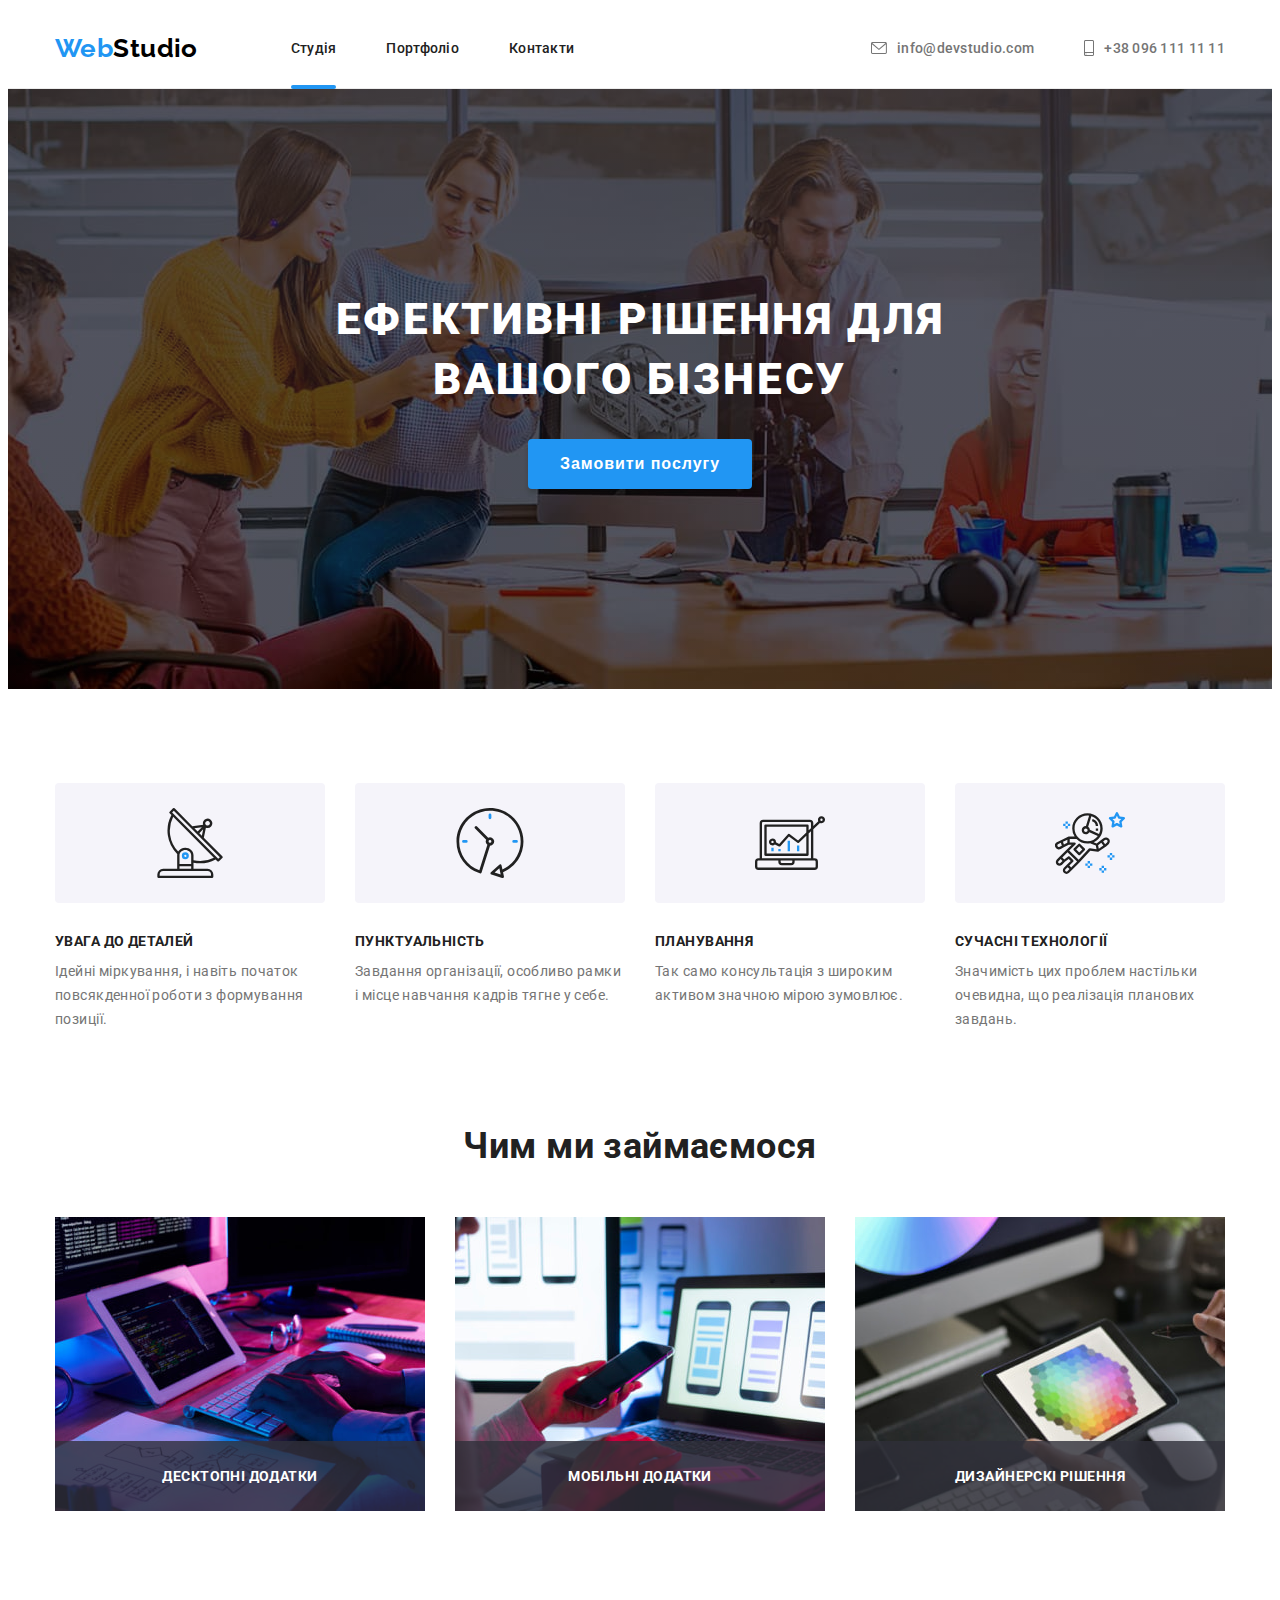
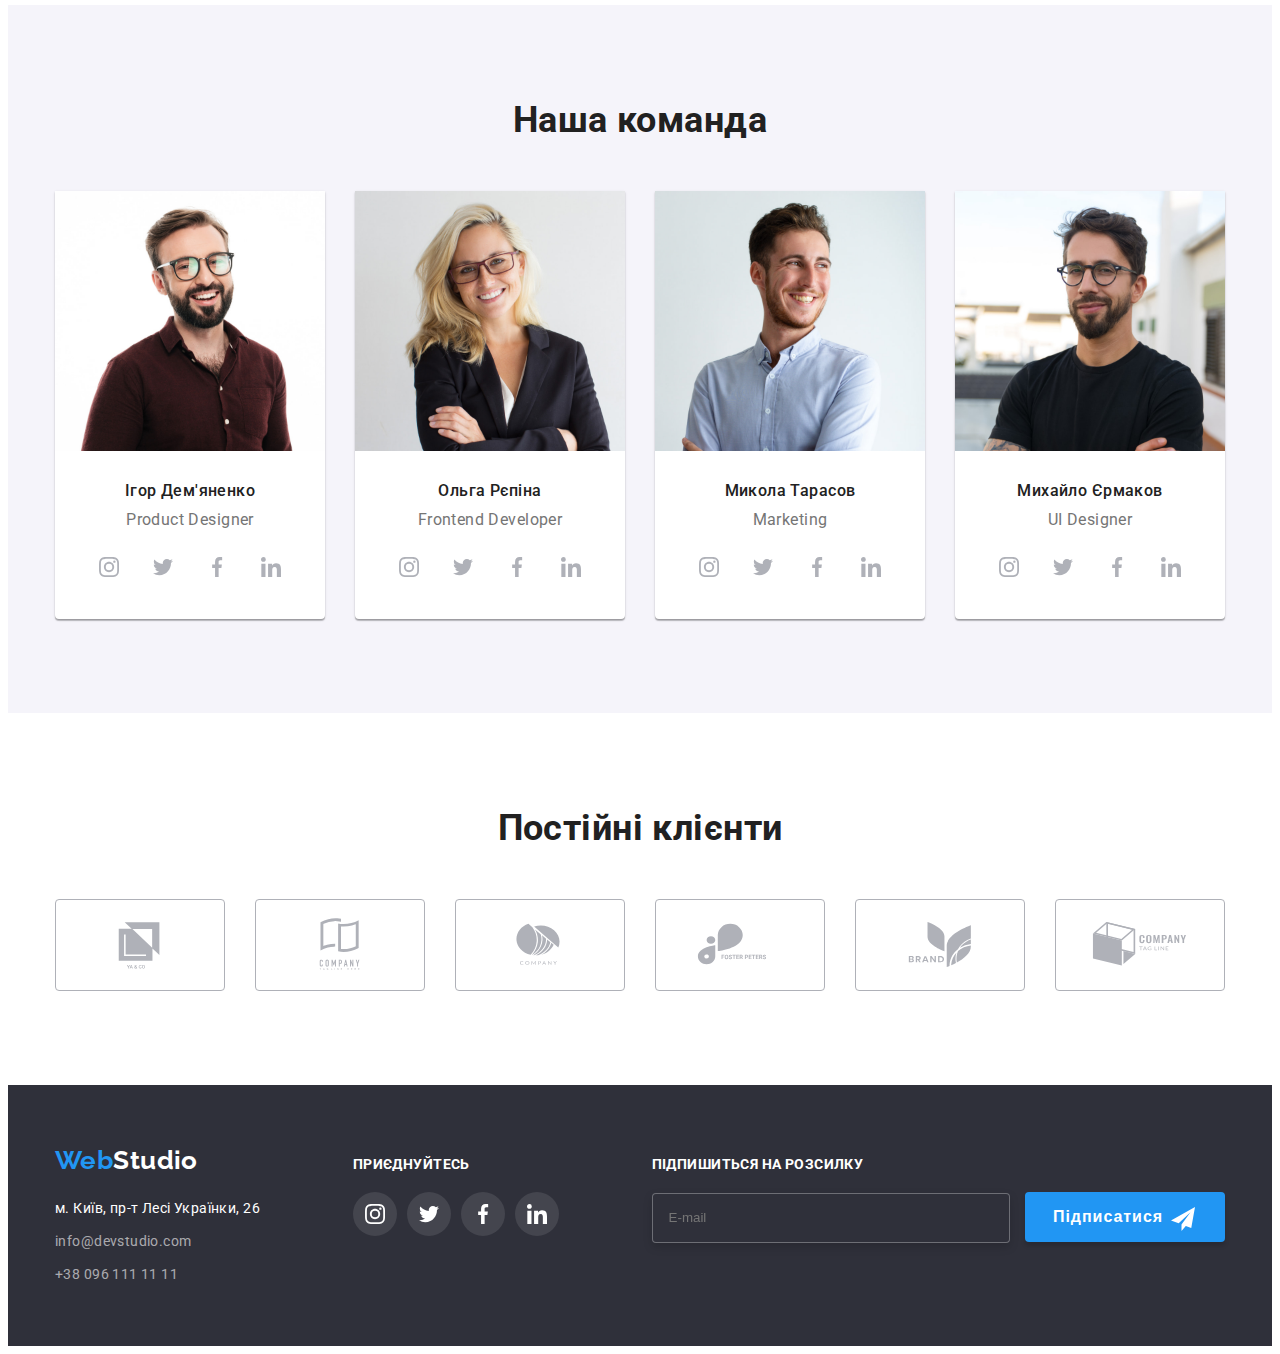
<file: index.html>
<!DOCTYPE html>
<html lang="uk-UA">
  <head>
    <meta charset="UTF-8" />
    <meta http-equiv="X-UA-Compatible" content="IE=edge" />
    <meta name="viewport" content="width-device-width, initial-scale=1.0" />
    <title>WebStudio</title>

    <!-- Favicon -->

    <link rel="apple-touch-icon" sizes="180x180" href="./favicon/apple-touch-icon.png" />
    <link rel="icon" type="image/png" sizes="32x32" href="./favicon/favicon-32x32.png" />
    <link rel="icon" type="image/png" sizes="16x16" href="./favicon/favicon-16x16.png" />
    <link rel="manifest" href="./favicon/site.webmanifest" />
    <meta name="msapplication-TileColor" content="#da532c" />
    <meta name="theme-color" content="#ffffff" />

    <!-- Fonts -->
    <link rel="preconnect" href="https://fonts.googleapis.com" />
    <link rel="preconnect" href="https://fonts.gstatic.com" crossorigin />
    <link
      href="https://fonts.googleapis.com/css2?family=Raleway:wght@700&family=Roboto:wght@400;500;700;900&display=swap"
      rel="stylesheet"
    />
    <!-- Styles -->

    <link
      rel="stylesheet"
      href="https://cdnjs.cloudflare.com/ajax/libs/modern-normalize/1.1.0/modern-normalize.min.css"
      integrity="sha512-wpPYUAdjBVSE4KJnH1VR1HeZfpl1ub8YT/NKx4PuQ5NmX2tKuGu6U/JRp5y+Y8XG2tV+wKQpNHVUX03MfMFn9Q=="
      crossorigin="anonymous"
      referrerpolicy="no-referrer"
    />

    <link rel="stylesheet" href="./css/styles.css" />
  </head>

  <body class="page">
    <!-- Header -->

    <header class="header">
      <div class="container header-container">
        <a class="logo link logo-up" href="./index.html"
          ><span class="accent">Web</span><span class="dark">Studio</span>
        </a>
        <nav class="main-nav">
          <ul class="nav-list list">
            <li class="nav-item">
              <div class="nav-box">
                <a class="nav-link link current" href="./index.html">Студія</a>
                <div class="nav-box-line"></div>
              </div>
            </li>
            <li class="nav-item"><a class="nav-link link" href="./portfolio.html">Портфоліо</a></li>
            <li class="nav-item"><a class="nav-link link" href="">Контакти</a></li>
          </ul>
        </nav>
        <div class="header-group">
          <ul class="cnt-list list">
            <li class="cnt-item">
              <a class="cnt-link link" href="mailto:info@devstudio.com">
                <svg class="cnt-icon" width="16" height="12">
                  <use href="./images/icons.svg#mail"></use>
                </svg>
                info@devstudio.com
              </a>
            </li>
            <li class="cnt-item">
              <a class="cnt-link link" href="tel:+380961111111">
                <svg class="cnt-icon" width="10" height="16">
                  <use href="./images/icons.svg#phone"></use>
                </svg>
                +38 096 111 11 11
              </a>
            </li>
          </ul>
        </div>
      </div>
    </header>

    <main>
      <!-- Hero -->

      <section class="section hero">
        <div class="container">
          <h1 class="hero-title">Ефективні рішення для вашого бізнесу</h1>
          <button data-modal-open class="hero-btn" type="button">Замовити послугу</button>
        </div>
      </section>

      <!-- Peculiarities -->

      <section class="section">
        <div class="container">
          <h2 class="visually-hidden">Особливості</h2>
          <ul class="pecul-list list">
            <li class="pecul-item">
              <div class="icon">
                <svg class="pecul-icon" width="70" height="70">
                  <use href="./images/icons.svg#antenna"></use>
                </svg>
              </div>
              <h3 class="pecul-title">УВАГА ДО ДЕТАЛЕЙ</h3>
              <p class="pecul-subtitle">
                Ідейні міркування, і навіть початок повсякденної роботи з формування позиції.
              </p>
            </li>
            <li class="pecul-item">
              <div class="icon">
                <svg class="pecul-icon" width="70" height="70">
                  <use href="./images/icons.svg#clock"></use>
                </svg>
              </div>
              <h3 class="pecul-title">ПУНКТУАЛЬНІСТЬ</h3>
              <p class="pecul-subtitle">
                Завдання організації, особливо рамки і місце навчання кадрів тягне у себе.
              </p>
            </li>
            <li class="pecul-item">
              <div class="icon">
                <svg class="pecul-icon" width="70" height="70">
                  <use href="./images/icons.svg#diagram"></use>
                </svg>
              </div>
              <h3 class="pecul-title">ПЛАНУВАННЯ</h3>
              <p class="pecul-subtitle">
                Так само консультація з широким активом значною мірою зумовлює.
              </p>
            </li>
            <li class="pecul-item">
              <div class="icon">
                <svg class="pecul-icon" width="70" height="70">
                  <use href="./images/icons.svg#astronaut"></use>
                </svg>
              </div>
              <h3 class="pecul-title">СУЧАСНІ ТЕХНОЛОГІЇ</h3>
              <p class="pecul-subtitle">
                Значимість цих проблем настільки очевидна, що реалізація планових завдань.
              </p>
            </li>
          </ul>
        </div>
      </section>

      <!-- About -->

      <section class="section about">
        <div class="container">
          <h2 class="about-title">Чим ми займаємося</h2>
          <ul class="about-list list">
            <li class="about-item">
              <div class="about-thumb">
                <img
                  class="about-img"
                  src="./images/img1.jpg"
                  alt="box 1"
                  width="370"
                  height="294"
                />
                <div class="about-overlay">
                  <h3 class="about-overlay-title">ДЕСКТОПНІ ДОДАТКИ</h3>
                </div>
              </div>
            </li>
            <li class="about-item">
              <div class="about-thumb">
                <img
                  class="about-img"
                  src="./images/img2.jpg"
                  alt="box 2"
                  width="370"
                  height="294"
                />
                <div class="about-overlay">
                  <h3 class="about-overlay-title">МОБІЛЬНІ ДОДАТКИ</h3>
                </div>
              </div>
            </li>
            <li class="about-item">
              <div class="about-thumb">
                <img
                  class="about-img"
                  src="./images/img3.jpg"
                  alt="box 2"
                  width="370"
                  height="294"
                />
                <div class="about-overlay">
                  <h3 class="about-overlay-title">ДИЗАЙНЕРСКІ РІШЕННЯ</h3>
                </div>
              </div>
            </li>
          </ul>
        </div>
      </section>

      <!-- Team -->

      <section class="section team">
        <div class="container">
          <h2 class="team-main-title">Наша команда</h2>
          <ul class="team-list list">
            <li class="team-item">
              <img
                class="team-img"
                src="./images/img-1.jpg"
                alt="Designer"
                width="270"
                height="260"
              />
              <div class="team-text">
                <h3 class="team-title">Ігор Дем'яненко</h3>
                <p class="team-subtitle">Product Designer</p>
                <ul class="socials list">
                  <li class="socials-item">
                    <a
                      class="socials-link link"
                      href="https://instagram.com"
                      target="_blank"
                      rel="noopener noreferrer"
                      aria-label="Instagram"
                    >
                      <svg class="socials-icon" width="20" height="20">
                        <use href="./images/icons.svg#instagram"></use>
                      </svg>
                    </a>
                  </li>
                  <li class="socials-item">
                    <a
                      class="socials-link link"
                      href="https://twitter.com"
                      target="_blank"
                      rel="noopener noreferrer"
                      aria-label="Twitter"
                    >
                      <svg class="socials-icon" width="20" height="20">
                        <use href="./images/icons.svg#twitter"></use>
                      </svg>
                    </a>
                  </li>
                  <li class="socials-item">
                    <a
                      class="socials-link link"
                      href="https://facebook.com"
                      target="_blank"
                      rel="noopener noreferrer"
                      aria-label="Facebook"
                    >
                      <svg class="socials-icon" width="20" height="20">
                        <use href="./images/icons.svg#facebook"></use>
                      </svg>
                    </a>
                  </li>
                  <li class="socials-item">
                    <a
                      class="socials-link link"
                      href="https://linkedin.com"
                      target="_blank"
                      rel="noopener noreferrer"
                      aria-label="Linkedin"
                    >
                      <svg class="socials-icon" width="20" height="20">
                        <use href="./images/icons.svg#linkedin"></use>
                      </svg>
                    </a>
                  </li>
                </ul>
              </div>
            </li>
            <li class="team-item">
              <img
                class="team-img"
                src="./images/img-2.jpg"
                alt="Frontend"
                width="270"
                height="260"
              />
              <div class="team-text">
                <h3 class="team-title">Ольга Рєпіна</h3>
                <p class="team-subtitle">Frontend Developer</p>
                <ul class="socials list">
                  <li class="socials-item">
                    <a
                      class="socials-link link"
                      href="https://instagram.com"
                      target="_blank"
                      rel="noopener noreferrer"
                      aria-label="Instagram"
                    >
                      <svg class="socials-icon" width="20" height="20">
                        <use href="./images/icons.svg#instagram"></use>
                      </svg>
                    </a>
                  </li>
                  <li class="socials-item">
                    <a
                      class="socials-link link"
                      href="https://twitter.com"
                      target="_blank"
                      rel="noopener noreferrer"
                      aria-label="Twitter"
                    >
                      <svg class="socials-icon" width="20" height="20">
                        <use href="./images/icons.svg#twitter"></use>
                      </svg>
                    </a>
                  </li>
                  <li class="socials-item">
                    <a
                      class="socials-link link"
                      href="https://facebook.com"
                      target="_blank"
                      rel="noopener noreferrer"
                      aria-label="Facebook"
                    >
                      <svg class="socials-icon" width="20" height="20">
                        <use href="./images/icons.svg#facebook"></use>
                      </svg>
                    </a>
                  </li>
                  <li class="socials-item">
                    <a
                      class="socials-link link"
                      href="https://linkedin.com"
                      target="_blank"
                      rel="noopener noreferrer"
                      aria-label="Linkedin"
                    >
                      <svg class="socials-icon" width="20" height="20">
                        <use href="./images/icons.svg#linkedin"></use>
                      </svg>
                    </a>
                  </li>
                </ul>
              </div>
            </li>
            <li class="team-item">
              <img
                class="team-img"
                src="./images/img-3.jpg"
                alt="Marketing"
                width="270"
                height="260"
              />
              <div class="team-text">
                <h3 class="team-title">Микола Тарасов</h3>
                <p class="team-subtitle">Marketing</p>
                <ul class="socials list">
                  <li class="socials-item">
                    <a
                      class="socials-link link"
                      href="https://instagram.com"
                      target="_blank"
                      rel="noopener noreferrer"
                      aria-label="Instagram"
                    >
                      <svg class="socials-icon" width="20" height="20">
                        <use href="./images/icons.svg#instagram"></use>
                      </svg>
                    </a>
                  </li>
                  <li class="socials-item">
                    <a
                      class="socials-link link"
                      href="https://twitter.com"
                      target="_blank"
                      rel="noopener noreferrer"
                      aria-label="Twitter"
                    >
                      <svg class="socials-icon" width="20" height="20">
                        <use href="./images/icons.svg#twitter"></use>
                      </svg>
                    </a>
                  </li>
                  <li class="socials-item">
                    <a
                      class="socials-link link"
                      href="https://facebook.com"
                      target="_blank"
                      rel="noopener noreferrer"
                      aria-label="Facebook"
                    >
                      <svg class="socials-icon" width="20" height="20">
                        <use href="./images/icons.svg#facebook"></use>
                      </svg>
                    </a>
                  </li>
                  <li class="socials-item">
                    <a
                      class="socials-link link"
                      href="https://linkedin.com"
                      target="_blank"
                      rel="noopener noreferrer"
                      aria-label="Linkedin"
                    >
                      <svg class="socials-icon" width="20" height="20">
                        <use href="./images/icons.svg#linkedin"></use>
                      </svg>
                    </a>
                  </li>
                </ul>
              </div>
            </li>
            <li class="team-item">
              <img
                class="team-img"
                src="./images/img-4.jpg"
                alt="UI Designer"
                width="270"
                height="260"
              />
              <div class="team-text">
                <h3 class="team-title">Михайло Єрмаков</h3>
                <p class="team-subtitle">UI Designer</p>
                <ul class="socials list">
                  <li class="socials-item">
                    <a
                      class="socials-link link"
                      href="https://instagram.com"
                      target="_blank"
                      rel="noopener noreferrer"
                      aria-label="Instagram"
                    >
                      <svg class="socials-icon" width="20" height="20">
                        <use href="./images/icons.svg#instagram"></use>
                      </svg>
                    </a>
                  </li>
                  <li class="socials-item">
                    <a
                      class="socials-link link"
                      href="https://twitter.com"
                      target="_blank"
                      rel="noopener noreferrer"
                      aria-label="Twitter"
                    >
                      <svg class="socials-icon" width="20" height="20">
                        <use href="./images/icons.svg#twitter"></use>
                      </svg>
                    </a>
                  </li>
                  <li class="socials-item">
                    <a
                      class="socials-link link"
                      href="https://facebook.com"
                      target="_blank"
                      rel="noopener noreferrer"
                      aria-label="Facebook"
                    >
                      <svg class="socials-icon" width="20" height="20">
                        <use href="./images/icons.svg#facebook"></use>
                      </svg>
                    </a>
                  </li>
                  <li class="socials-item">
                    <a
                      class="socials-link link"
                      href="https://linkedin.com"
                      target="_blank"
                      rel="noopener noreferrer"
                      aria-label="Linkedin"
                    >
                      <svg class="socials-icon" width="20" height="20">
                        <use href="./images/icons.svg#linkedin"></use>
                      </svg>
                    </a>
                  </li>
                </ul>
              </div>
            </li>
          </ul>
        </div>
      </section>
    </main>

    <!-- Clients -->

    <section class="section clients">
      <div class="container">
        <h2 class="clients-title">Постійні клієнти</h2>
        <ul class="clients-list list">
          <li class="clients-item">
            <a class="clients-link" href="">
              <svg class="clients-icon" width="106" height="60">
                <use href="./images/icons.svg#Logo1"></use>
              </svg>
            </a>
          </li>
          <li class="clients-item">
            <a class="clients-link" href="">
              <svg class="clients-icon" width="106" height="60">
                <use href="./images/icons.svg#Logo2"></use>
              </svg>
            </a>
          </li>
          <li class="clients-item">
            <a class="clients-link" href="">
              <svg class="clients-icon" width="106" height="60">
                <use href="./images/icons.svg#Logo3"></use>
              </svg>
            </a>
          </li>
          <li class="clients-item">
            <a class="clients-link" href="">
              <svg class="clients-icon" width="106" height="60">
                <use href="./images/icons.svg#Logo4"></use>
              </svg>
            </a>
          </li>
          <li class="clients-item">
            <a class="clients-link" href="">
              <svg class="clients-icon" width="106" height="60">
                <use href="./images/icons.svg#Logo5"></use>
              </svg>
            </a>
          </li>
          <li class="clients-item">
            <a class="clients-link" href="">
              <svg class="clients-icon" width="106" height="60">
                <use href="./images/icons.svg#Logo6"></use>
              </svg>
            </a>
          </li>
        </ul>
      </div>
    </section>

    <!-- Footer -->

    <footer class="footer">
      <div class="container footer-container">
        <div class="footer-text">
          <a class="logo link" href="./index.html">
            <span class="accent">Web</span><span class="light">Studio</span>
          </a>
          <address class="addr">
            <ul class="addr-list list">
              <li class="addr-item">
                <a class="addr-link link" href="">м. Київ, пр-т Лесі Українки, 26 </a>
              </li>
              <li class="addr-item">
                <a class="addr-link link tm" href="mailto:info@devstudio.com"
                  >info@devstudio.com
                </a>
              </li>
              <li class="addr-item">
                <a class="addr-link link tm" href="tel:+380961111111">+38 096 111 11 11 </a>
              </li>
            </ul>
          </address>
        </div>
        <div class="socials-footer">
          <h2 class="socials-footer-title">ПРИЄДНУЙТЕСЬ</h2>
          <ul class="socials list">
            <li>
              <a
                class="socials-link-footer link"
                href="https://instagram.com"
                target="_blank"
                rel="noopener noreferrer"
                aria-label="Instagram"
              >
                <svg class="socials-icon-footer" width="20" height="20">
                  <use href="./images/icons.svg#instagram"></use>
                </svg>
              </a>
            </li>
            <li>
              <a
                class="socials-link-footer link"
                href="https://twitter.com"
                target="_blank"
                rel="noopener noreferrer"
                aria-label="Instagram"
              >
                <svg class="socials-icon-footer" width="20" height="20">
                  <use href="./images/icons.svg#twitter"></use>
                </svg>
              </a>
            </li>
            <li>
              <a
                class="socials-link-footer link"
                href="https://facebook.com"
                target="_blank"
                rel="noopener noreferrer"
                aria-label="Instagram"
              >
                <svg class="socials-icon-footer" width="20" height="20">
                  <use href="./images/icons.svg#facebook"></use>
                </svg>
              </a>
            </li>
            <li>
              <a
                class="socials-link-footer link"
                href="https://linkedin.com"
                target="_blank"
                rel="noopener noreferrer"
                aria-label="Instagram"
              >
                <svg class="socials-icon-footer" width="20" height="20">
                  <use href="./images/icons.svg#linkedin"></use>
                </svg>
              </a>
            </li>
          </ul>
        </div>
        <div class="footer-form-box">
          <h2 class="footer-form-title">ПІДПИШИТЬСЯ НА РОЗСИЛКУ</h2>
          <div class="footer-form">
            <form>
              <label>
                <input class="input-footer" placeholder="E-mail" type="email" name="email" />
              </label>
              <button class="footer-form-btn" type="submit"
                >Підписатися
                <svg class="footer-form-icon" width="24" height="24">
                  <use href="./images/icons.svg#send"></use>
                </svg>
              </button>
            </form>
          </div>
        </div>
      </div>
    </footer>

    <!-- Modal window -->

    <div class="backdrop is-hidden" data-modal>
      <div class="modal">
        <button class="modal-btn" type="button" data-modal-close>
          <svg class="submit" width="11" height="11">
            <use href="./images/icons.svg#close"></use>
          </svg>
        </button>

        <form class="register-form" name="register-form">
          <strong class="register-form-title">Залиште свої дані, ми вам передзвонимо</strong>
          <div class="input-container">
            <label class="label">
              <span class="text">Ім'я</span>            
              <input class="input-box" name="Username" placeholder=" " type="text" />
              <svg class="input-icon" width="12" height="12">
                <use href="./images/icons.svg#person-in"></use>
              </svg>
            </label>
          </div>
          <div class="input-container">
            <label class="label">
              <span class="text">Телефон</span>    
              <input class="input-box" name="phone" placeholder=" " type="tel" />
              <svg class="input-icon" width="13" height="13">
                <use href="./images/icons.svg#phone-in"></use>
              </svg>
            </label>
          </div>
          <div class="input-container">
            <label class="label">
              <span class="text">Пошта</span>          
              <input class="input-box" name="mail" placeholder=" " type="email" />
              <svg class="input-icon" width="15" height="12">
                <use href="./images/icons.svg#email-in"></use>
              </svg>
            </label>
          </div>
          <div class="input-container">
          <label class="label">
            <span class="text">Коментар</span>
            <textarea class="textarea" placeholder="Введіть текст" rows="5"></textarea>
          </label>
          </div>
          <div class="input-container">
          <label class="label-check text-check">
            <input class="checkbox visually-hidden"  type="checkbox" name="check"/>
            <svg class="icon-check" width="16" height="15">
              <use class="icon-checked" href="./images/icons.svg#checked"></use>
              <use class="icon-unchecked" href="./images/icons.svg#unchecked"></use>
            </svg>
            <span class="check-text"
              >Погоджуюся з розсилкою та приймаю
              <a class="check-text-accent" href="">Умови договору</a></span
            >
          </label>
          </div>
          <div class="form-btn-box">
            <button class="modal-form-btn" type="submit">Відправити</button>
          </div>
        </form>
      </div>
    </div>
    <script src="./js/modal.js"></script>
  </body>
</html>
</file>
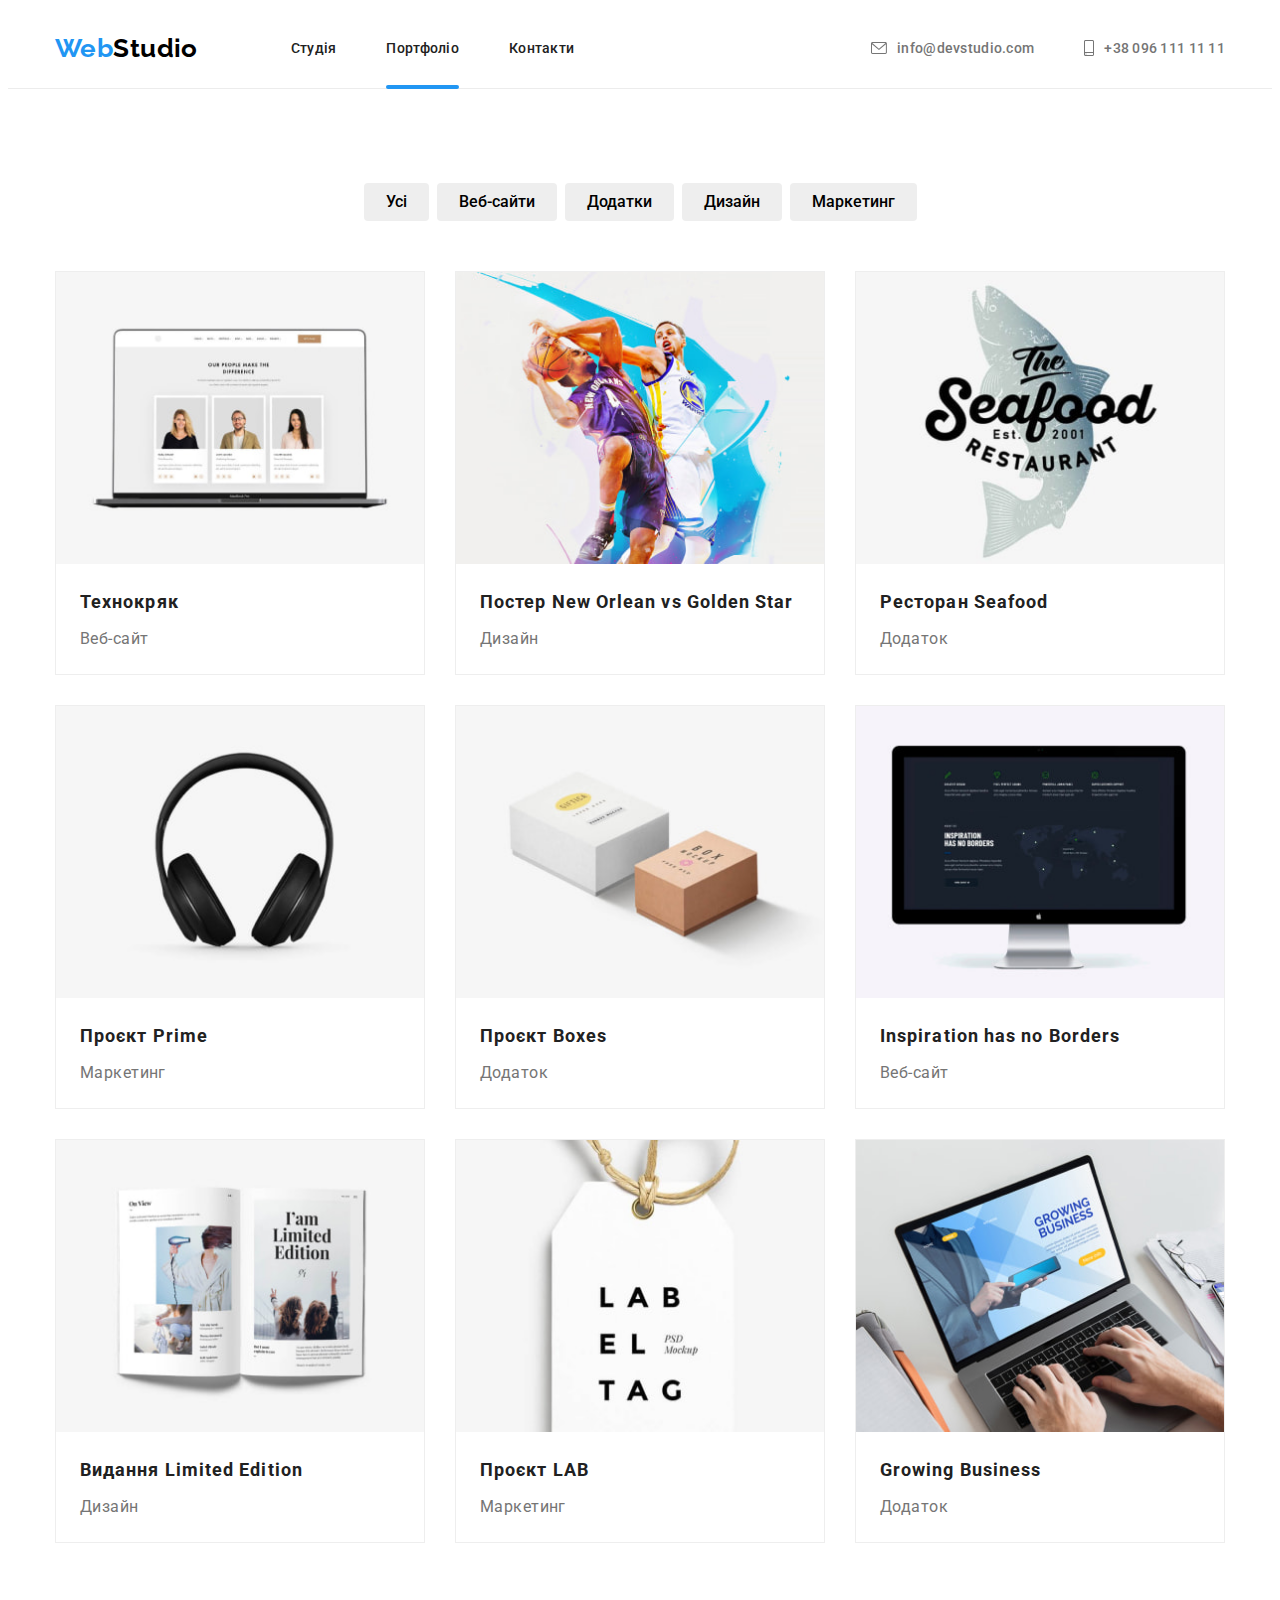
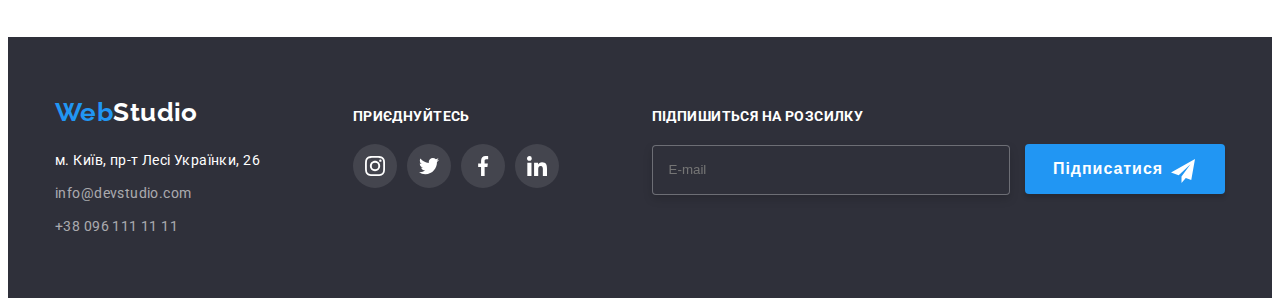
<file: portfolio.html>
<!DOCTYPE html>
<html lang="uk-UA">
  <head>
    <meta charset="UTF-8" />
    <meta http-equiv="X-UA-Compatible" content="IE=edge" />
    <meta name="viewport" content="width-device-width, initial-scale=1.0" />
    <title>WebStudio</title>

    <!-- Favicon -->

    <link rel="apple-touch-icon" sizes="180x180" href="./favicon/apple-touch-icon.png" />
    <link rel="icon" type="image/png" sizes="32x32" href="./favicon/favicon-32x32.png" />
    <link rel="icon" type="image/png" sizes="16x16" href="./favicon/favicon-16x16.png" />
    <link rel="manifest" href="./favicon/site.webmanifest" />
    <meta name="msapplication-TileColor" content="#da532c" />
    <meta name="theme-color" content="#ffffff" />

    <!-- Fonts -->

    <link rel="preconnect" href="https://fonts.googleapis.com" />
    <link rel="preconnect" href="https://fonts.gstatic.com" crossorigin />
    <link
      href="https://fonts.googleapis.com/css2?family=Raleway:wght@700&family=Roboto:wght@400;500;700;900&display=swap"
      rel="stylesheet"
    />
    <!-- Styles -->

    <link
      rel="stylesheet"
      href="https://cdnjs.cloudflare.com/ajax/libs/modern-normalize/1.1.0/modern-normalize.min.css"
      integrity="sha512-wpPYUAdjBVSE4KJnH1VR1HeZfpl1ub8YT/NKx4PuQ5NmX2tKuGu6U/JRp5y+Y8XG2tV+wKQpNHVUX03MfMFn9Q=="
      crossorigin="anonymous"
      referrerpolicy="no-referrer"
    />

    <link rel="stylesheet" href="./css/styles.css" />
  </head>

  <body class="page">
    <!-- Header -->

    <header class="header">
      <div class="container header-container">
        <a class="logo link logo-up" href="./index.html"
          ><span class="accent">Web</span><span class="dark">Studio</span>
        </a>
        <nav class="main-nav">
          <ul class="nav-list list">
            <li class="nav-item"><a class="nav-link link" href="./index.html">Студія</a></li>
            <li class="nav-item">
              <div class="nav-box">
                <a class="nav-link link current" href="./portfolio.html">Портфоліо</a>
                <div class="nav-box-line"></div>
              </div>
            </li>
            <li class="nav-item"><a class="nav-link link" href="">Контакти</a></li>
          </ul>
        </nav>
        <div class="header-group">
          <ul class="cnt-list list">
            <li class="cnt-item">
              <a class="cnt-link link" href="mailto:info@devstudio.com">
                <svg class="cnt-icon" width="16" height="12">
                  <use href="./images/icons.svg#mail"></use>
                </svg>
                info@devstudio.com
              </a>
            </li>
            <li class="cnt-item">
              <a class="cnt-link link" href="tel:+380961111111">
                <svg class="cnt-icon" width="10" height="16">
                  <use href="./images/icons.svg#phone"></use>
                </svg>
                +38 096 111 11 11
              </a>
            </li>
          </ul>
        </div>
      </div>
    </header>

    <main>
      <!-- Portfolio -->
      <section class="section prtf">
        <div class="container">
          <h1 class="visually-hidden">Портфоліо</h1>
          <ul class="prtf-list list">
            <li class="prtf-item"> <button class="prtf-btn" type="button">Усі</button></li>
            <li class="prtf-item"><button class="prtf-btn" type="button">Веб-сайти</button></li>
            <li class="prtf-item"><button class="prtf-btn" type="button">Додатки</button></li>
            <li class="prtf-item"><button class="prtf-btn" type="button">Дизайн</button></li>
            <li class="prtf-item"><button class="prtf-btn" type="button">Маркетинг</button></li>
          </ul>
          <ul class="img-list list">
            <li class="img-item">
              <a class="img-link link" href="">
                <div class="prtf-thumb">
                  <img src="./images/img-prtf-1.jpg" alt="Img1" width="368" height="292" />
                  <div class="overlay">
                    <p class="overlay-decr">
                      Ресурс пропонує комплексні пропозиції з різним рівнем функціоналу та сервісів.
                      Все це дозволить відвідувачу отримати вичерпні відомості про компанію чи
                      приватну особу.
                    </p>
                  </div>
                </div>
                <div class="prtf-text">
                  <h3 class="prtf-title">Технокряк</h3>
                  <p class="prtf-subtitle">Веб-сайт</p>
                </div>
              </a>
            </li>
            <li class="img-item">
              <a class="img-link link" href="">
                <div class="prtf-thumb">
                  <img src="./images/img-prtf-2.jpg" alt="Img2" width="368" height="292" />
                  <div class="overlay">
                    <p class="overlay-decr">
                      Ресурс пропонує комплексні пропозиції з різним рівнем функціоналу та сервісів.
                      Все це дозволить відвідувачу отримати вичерпні відомості про компанію чи
                      приватну особу.
                    </p>
                  </div>
                </div>
                <div class="prtf-text">
                  <h3 class="prtf-title">Постер New Orlean vs Golden Star</h3>
                  <p class="prtf-subtitle">Дизайн</p>
                </div>
              </a>
            </li>
            <li class="img-item">
              <a class="img-link link" href="">
                <div class="prtf-thumb">
                  <img src="./images/img-prtf-3.jpg" alt="Img3" width="368" height="292" />
                  <div class="overlay">
                    <p class="overlay-decr">
                      Ресурс пропонує комплексні пропозиції з різним рівнем функціоналу та сервісів.
                      Все це дозволить відвідувачу отримати вичерпні відомості про компанію чи
                      приватну особу.
                    </p>
                  </div>
                </div>
                <div class="prtf-text">
                  <h3 class="prtf-title">Ресторан Seafood</h3>
                  <p class="prtf-subtitle">Додаток</p>
                </div>
              </a>
            </li>
            <li class="img-item">
              <a class="img-link link" href="">
                <div class="prtf-thumb">
                  <img src="./images/img-prtf-4.jpg" alt="Img4" width="368" height="292" />
                  <div class="overlay">
                    <p class="overlay-decr">
                      Ресурс пропонує комплексні пропозиції з різним рівнем функціоналу та сервісів.
                      Все це дозволить відвідувачу отримати вичерпні відомості про компанію чи
                      приватну особу.
                    </p>
                  </div>
                </div>
                <div class="prtf-text">
                  <h3 class="prtf-title">Проєкт Prime</h3>
                  <p class="prtf-subtitle">Маркетинг</p>
                </div>
              </a>
            </li>
            <li class="img-item">
              <a class="img-link link" href="">
                <div class="prtf-thumb">
                  <img src="./images/img-prtf-5.jpg" alt="Img5" width="368" height="292" />
                  <div class="overlay">
                    <p class="overlay-decr">
                      Ресурс пропонує комплексні пропозиції з різним рівнем функціоналу та сервісів.
                      Все це дозволить відвідувачу отримати вичерпні відомості про компанію чи
                      приватну особу.
                    </p>
                  </div>
                </div>
                <div class="prtf-text">
                  <h3 class="prtf-title">Проєкт Boxes</h3>
                  <p class="prtf-subtitle">Додаток</p>
                </div>
              </a>
            </li>
            <li class="img-item">
              <a class="img-link link" href="">
                <div class="prtf-thumb">
                  <img src="./images/img-prtf-6.jpg" alt="Img6" width="368" height="292" />
                  <div class="overlay">
                    <p class="overlay-decr">
                      Ресурс пропонує комплексні пропозиції з різним рівнем функціоналу та сервісів.
                      Все це дозволить відвідувачу отримати вичерпні відомості про компанію чи
                      приватну особу.
                    </p>
                  </div>
                </div>
                <div class="prtf-text">
                  <h3 class="prtf-title">Inspiration has no Borders</h3>
                  <p class="prtf-subtitle">Веб-сайт</p>
                </div>
              </a>
            </li>
            <li class="img-item">
              <a class="img-link link" href="">
                <div class="prtf-thumb">
                  <img src="./images/img-prtf-7.jpg" alt="Img7" width="368" height="292" />
                  <div class="overlay">
                    <p class="overlay-decr">
                      Ресурс пропонує комплексні пропозиції з різним рівнем функціоналу та сервісів.
                      Все це дозволить відвідувачу отримати вичерпні відомості про компанію чи
                      приватну особу.
                    </p>
                  </div>
                </div>
                <div class="prtf-text">
                  <h3 class="prtf-title">Видання Limited Edition</h3>
                  <p class="prtf-subtitle">Дизайн</p>
                </div>
              </a>
            </li>
            <li class="img-item">
              <a class="img-link link" href="">
                <div class="prtf-thumb">
                  <img src="./images/img-prtf-8.jpg" alt="Img8" width="368" height="292" />
                  <div class="overlay">
                    <p class="overlay-decr">
                      Ресурс пропонує комплексні пропозиції з різним рівнем функціоналу та сервісів.
                      Все це дозволить відвідувачу отримати вичерпні відомості про компанію чи
                      приватну особу.
                    </p>
                  </div>
                </div>
                <div class="prtf-text">
                  <h3 class="prtf-title">Проєкт LAB</h3>
                  <p class="prtf-subtitle">Маркетинг</p>
                </div>
              </a>
            </li>
            <li class="img-item">
              <a class="img-link link" href="">
                <div class="prtf-thumb">
                  <img src="./images/img-prtf-9.jpg" alt="Img9" width="368" height="292" />
                  <div class="overlay">
                    <p class="overlay-decr">
                      Ресурс пропонує комплексні пропозиції з різним рівнем функціоналу та сервісів.
                      Все це дозволить відвідувачу отримати вичерпні відомості про компанію чи
                      приватну особу.
                    </p>
                  </div>
                </div>
                <div class="prtf-text">
                  <h3 class="prtf-title">Growing Business</h3>
                  <p class="prtf-subtitle">Додаток</p>
                </div>
              </a>
            </li>
          </ul>
        </div>
      </section>
    </main>

    <!-- Footer -->

    <footer class="footer">
      <div class="container footer-container">
        <div class="footer-text">
          <a class="logo link" href="./index.html">
            <span class="accent">Web</span><span class="light">Studio</span>
          </a>
          <address class="addr">
            <ul class="addr-list list">
              <li class="addr-item">
                <a class="addr-link link" href="">м. Київ, пр-т Лесі Українки, 26 </a>
              </li>
              <li class="addr-item">
                <a class="addr-link link tm" href="mailto:info@devstudio.com"
                  >info@devstudio.com
                </a>
              </li>
              <li class="addr-item">
                <a class="addr-link link tm" href="tel:+380961111111">+38 096 111 11 11 </a>
              </li>
            </ul>
          </address>
        </div>
        <div class="socials-footer">
          <h2 class="socials-footer-title">ПРИЄДНУЙТЕСЬ</h2>
          <ul class="socials list">
            <li>
              <a
                class="socials-link-footer link"
                href="https://instagram.com"
                target="_blank"
                rel="noopener noreferrer"
                aria-label="Instagram"
              >
                <svg class="socials-icon-footer" width="20" height="20">
                  <use href="./images/icons.svg#instagram"></use>
                </svg>
              </a>
            </li>
            <li>
              <a
                class="socials-link-footer link"
                href="https://twitter.com"
                target="_blank"
                rel="noopener noreferrer"
                aria-label="Instagram"
              >
                <svg class="socials-icon-footer" width="20" height="20">
                  <use href="./images/icons.svg#twitter"></use>
                </svg>
              </a>
            </li>
            <li>
              <a
                class="socials-link-footer link"
                href="https://facebook.com"
                target="_blank"
                rel="noopener noreferrer"
                aria-label="Instagram"
              >
                <svg class="socials-icon-footer" width="20" height="20">
                  <use href="./images/icons.svg#facebook"></use>
                </svg>
              </a>
            </li>
            <li>
              <a
                class="socials-link-footer link"
                href="https://linkedin.com"
                target="_blank"
                rel="noopener noreferrer"
                aria-label="Instagram"
              >
                <svg class="socials-icon-footer" width="20" height="20">
                  <use href="./images/icons.svg#linkedin"></use>
                </svg>
              </a>
            </li>
          </ul>
        </div>
        <div class="footer-form-box">
          <h2 class="footer-form-title">ПІДПИШИТЬСЯ НА РОЗСИЛКУ</h2>
          <div class="footer-form">
            <form>
              <label>
                <input class="input-footer" placeholder="E-mail" type="email" name="email"/>
              </label>
              <button class="footer-form-btn" type="submit"
                >Підписатися
                <svg class="footer-form-icon" width="24" height="24">
                  <use href="./images/icons.svg#send"></use>
                </svg>
              </button>
            </form>
          </div>
        </div>
      </div>
    </footer>
  </body>
</html>
</file>
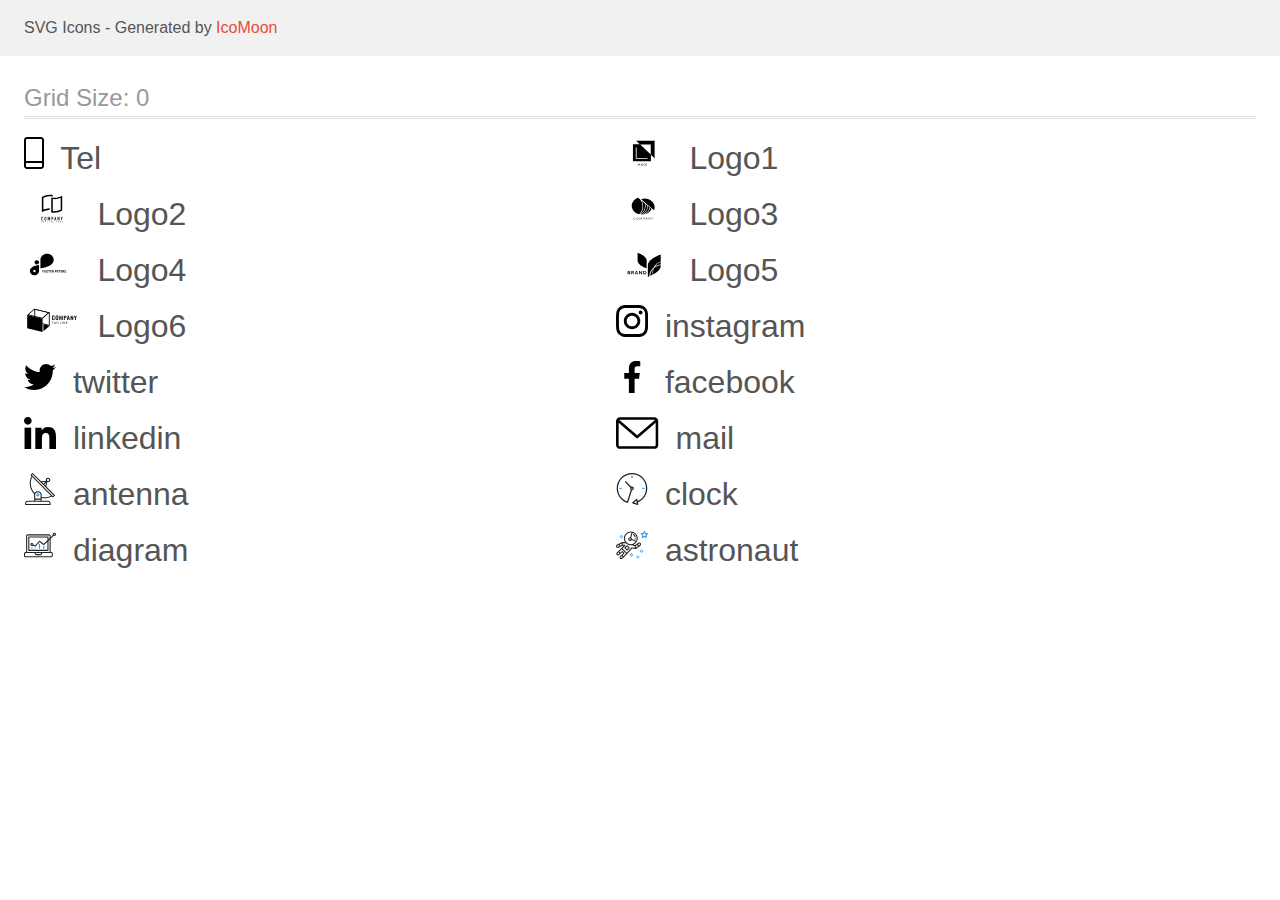
<file: icomoon/demo.html>
<!doctype html>
<html>
<head>
    <title>IcoMoon - SVG Icons</title>
    <meta charset="utf-8">
    <meta name="viewport" content="width=device-width, initial-scale=1">
    <link rel="stylesheet" href="demo-files/demo.css">
    <link rel="stylesheet" href="style.css">
</head>
<body>
<svg aria-hidden="true" style="position: absolute; width: 0; height: 0; overflow: hidden;" version="1.1" xmlns="http://www.w3.org/2000/svg" xmlns:xlink="http://www.w3.org/1999/xlink">
<defs>
<symbol id="Tel" viewBox="0 0 20 32">
<path d="M17 0h-14c-1.654 0-3 1.346-3 3v26c0 1.654 1.346 3 3 3h14c1.654 0 3-1.346 3-3v-26c0-1.654-1.346-3-3-3zM3 2h14c0.552 0 1 0.448 1 1v21h-16v-21c0-0.552 0.448-1 1-1zM17 30h-14c-0.552 0-1-0.448-1-1v-3h16v3c0 0.552-0.448 1-1 1z"></path>
</symbol>
<symbol id="Logo1" viewBox="0 0 57 32">
<path d="M20.267 3.733l3.738 3.538-6.938-0.004v17.166h18.133v-6.564l3.733 3.534v-17.671h-18.667zM35.036 17.455l-10.597-10.032h10.597v10.032zM31.746 21.923h-11.81v-11.545h0.835v10.764h10.975v0.782zM22.725 26.72h0.365l-0.635 1.198v0.698h-0.331v-0.698l-0.637-1.198h0.366l0.436 0.898 0.436-0.898zM23.273 28.615l0.154-0.441h0.734l0.155 0.441h0.344l-0.717-1.896h-0.296l-0.716 1.896h0.342zM23.794 27.122l0.275 0.786h-0.549l0.275-0.786zM25.531 27.863c-0.048 0.073-0.072 0.153-0.072 0.241 0 0.16 0.056 0.29 0.168 0.389s0.263 0.148 0.451 0.148 0.349-0.051 0.484-0.152l0.107 0.126h0.367l-0.279-0.329c0.109-0.149 0.164-0.341 0.164-0.574h-0.275c0 0.128-0.026 0.243-0.079 0.348l-0.366-0.432 0.129-0.094c0.091-0.066 0.157-0.132 0.197-0.198s0.060-0.14 0.060-0.219c0-0.12-0.044-0.22-0.133-0.301s-0.201-0.122-0.339-0.122c-0.153 0-0.274 0.043-0.365 0.13s-0.135 0.203-0.135 0.352c0 0.061 0.014 0.124 0.043 0.189s0.081 0.144 0.155 0.237c-0.141 0.101-0.235 0.188-0.283 0.262zM26.386 28.282c-0.093 0.071-0.193 0.107-0.299 0.107-0.095 0-0.17-0.027-0.227-0.082s-0.085-0.126-0.085-0.214c0-0.102 0.052-0.192 0.156-0.271l0.040-0.029 0.414 0.488zM26.046 27.442c-0.089-0.11-0.134-0.202-0.134-0.275 0-0.063 0.018-0.116 0.055-0.158s0.085-0.063 0.147-0.063c0.057 0 0.105 0.018 0.142 0.053s0.056 0.077 0.056 0.126c0 0.075-0.027 0.136-0.081 0.184l-0.040 0.033-0.145 0.099zM29.132 28.472c-0.13 0.113-0.303 0.169-0.52 0.169-0.151 0-0.284-0.036-0.4-0.107s-0.203-0.174-0.266-0.306-0.095-0.285-0.098-0.46v-0.177c0-0.179 0.032-0.336 0.095-0.473s0.154-0.241 0.272-0.315c0.119-0.074 0.256-0.111 0.411-0.111 0.209 0 0.378 0.057 0.505 0.171s0.202 0.274 0.223 0.482h-0.328c-0.016-0.136-0.056-0.234-0.12-0.294s-0.157-0.091-0.28-0.091c-0.143 0-0.253 0.053-0.331 0.158s-0.115 0.257-0.117 0.46v0.168c0 0.205 0.036 0.361 0.109 0.469s0.181 0.161 0.323 0.161c0.129 0 0.227-0.029 0.292-0.087s0.106-0.155 0.124-0.29h0.328c-0.019 0.202-0.094 0.36-0.224 0.474zM31.068 28.206c0.064-0.141 0.096-0.304 0.096-0.49v-0.105c-0.001-0.185-0.034-0.347-0.099-0.486s-0.158-0.247-0.277-0.32c-0.119-0.075-0.256-0.112-0.41-0.112s-0.292 0.038-0.411 0.113c-0.119 0.075-0.211 0.183-0.277 0.324s-0.098 0.305-0.098 0.49v0.107c0.001 0.181 0.034 0.342 0.099 0.48s0.159 0.246 0.279 0.322c0.121 0.075 0.258 0.112 0.411 0.112 0.155 0 0.293-0.037 0.411-0.112s0.212-0.183 0.276-0.323zM30.716 27.135c0.080 0.112 0.12 0.273 0.12 0.483v0.099c0 0.214-0.040 0.376-0.119 0.487s-0.19 0.167-0.336 0.167c-0.144 0-0.257-0.057-0.339-0.171s-0.121-0.275-0.121-0.483v-0.109c0.002-0.204 0.043-0.362 0.122-0.473s0.192-0.168 0.335-0.168c0.146 0 0.258 0.056 0.337 0.168z"></path>
</symbol>
<symbol id="Logo2" viewBox="0 0 57 32">
<path d="M26.727 3.165c0.123 0 0.255 0.011 0.386 0.022 0.013 0.001 0.026 0.002 0.039 0.003 0.636 0.045 1.268 0.14 1.889 0.285v-1.527c-0.64-0.16-1.292-0.264-1.95-0.311-0.25-0.019-0.515-0.031-0.788-0.038h-0.228c-1.32 0.005-2.634 0.174-3.913 0.504-1.456 0.363-2.854 0.932-4.151 1.688v15.145c1.249-0.679 2.579-1.197 3.957-1.542 1.088-0.278 2.201-0.448 3.322-0.51h0.045c0.188-0.009 0.375-0.015 0.568-0.016v-1.551c-1.457 0.019-2.906 0.211-4.317 0.574-0.522 0.136-1.027 0.282-1.5 0.445l-0.54 0.183v-11.809l0.231-0.111c1.761-0.835 3.665-1.321 5.609-1.431 0.016-0.001 0.032-0.001 0.049 0 0.215-0.011 0.43-0.016 0.642-0.016h0.243c0.112 0.003 0.224 0.005 0.336 0.012h0.073zM29.415 4.726c0.339 0.026 0.689 0.038 1.044 0.038 1.388-0.005 2.769-0.182 4.114-0.528 1.378-0.346 2.706-0.865 3.956-1.543v14.875c-1.298 0.756-2.696 1.325-4.153 1.688-1.279 0.329-2.593 0.498-3.913 0.503-1 0.008-1.997-0.11-2.968-0.35v-14.971c0.229 0.053 0.465 0.102 0.706 0.142 0.394 0.066 0.81 0.115 1.214 0.145zM36.985 4.841l-0.54 0.182c-0.497 0.167-0.997 0.316-1.5 0.449-1.465 0.377-2.971 0.57-4.483 0.575-0.352 0-0.676-0.010-0.989-0.030l-0.43-0.028v12.148l0.37 0.033c0.343 0.030 0.696 0.045 1.052 0.045 1.191-0.005 2.377-0.159 3.531-0.457 0.95-0.238 1.874-0.57 2.759-0.991l0.231-0.111v-11.813z"></path>
<path d="M19.060 24.113c-0.078-0.080-0.171-0.144-0.274-0.186s-0.214-0.061-0.326-0.057c-0.119-0.002-0.237 0.021-0.347 0.065-0.101 0.040-0.193 0.101-0.27 0.178s-0.135 0.17-0.174 0.271c-0.042 0.107-0.063 0.22-0.062 0.335v2.023c-0.005 0.143 0.022 0.284 0.080 0.415 0.048 0.104 0.117 0.196 0.202 0.271 0.081 0.068 0.176 0.117 0.278 0.144 0.098 0.028 0.2 0.042 0.302 0.042 0.113 0.001 0.224-0.023 0.326-0.070 0.101-0.044 0.193-0.108 0.27-0.187 0.075-0.079 0.135-0.171 0.177-0.271 0.043-0.102 0.065-0.212 0.065-0.323v-0.226h-0.529v0.18c0.002 0.062-0.009 0.123-0.031 0.18-0.017 0.043-0.043 0.082-0.077 0.114-0.033 0.026-0.070 0.046-0.111 0.058-0.036 0.012-0.073 0.018-0.111 0.019-0.047 0.006-0.095-0.002-0.139-0.021s-0.081-0.049-0.11-0.088c-0.050-0.081-0.074-0.176-0.070-0.271v-1.887c-0.003-0.105 0.019-0.208 0.065-0.302 0.027-0.043 0.066-0.077 0.112-0.098s0.097-0.030 0.147-0.024c0.046-0.002 0.091 0.008 0.132 0.028s0.077 0.049 0.104 0.086c0.059 0.078 0.090 0.173 0.088 0.271v0.175h0.524v-0.206c0.001-0.121-0.021-0.241-0.065-0.354-0.039-0.106-0.099-0.203-0.177-0.285z"></path>
<path d="M22.202 24.090c-0.169-0.142-0.381-0.221-0.602-0.222-0.108 0-0.215 0.020-0.316 0.057-0.103 0.037-0.198 0.093-0.279 0.165-0.088 0.079-0.158 0.175-0.205 0.283-0.053 0.124-0.079 0.257-0.077 0.392v1.941c-0.004 0.137 0.023 0.272 0.077 0.397 0.048 0.104 0.118 0.197 0.205 0.271 0.081 0.075 0.176 0.133 0.279 0.171 0.101 0.037 0.208 0.056 0.316 0.057s0.215-0.020 0.316-0.057c0.105-0.038 0.202-0.096 0.286-0.171 0.084-0.076 0.152-0.168 0.2-0.271 0.054-0.125 0.081-0.261 0.077-0.397v-1.941c0.003-0.135-0.024-0.268-0.077-0.392-0.047-0.107-0.115-0.203-0.2-0.283zM21.955 26.706c0.004 0.052-0.003 0.104-0.021 0.152s-0.047 0.092-0.084 0.128c-0.070 0.059-0.158 0.091-0.249 0.091s-0.179-0.032-0.249-0.091c-0.037-0.036-0.066-0.080-0.084-0.128s-0.025-0.101-0.021-0.152v-1.941c-0.004-0.052 0.003-0.104 0.021-0.152s0.047-0.092 0.084-0.128c0.070-0.059 0.158-0.091 0.249-0.091s0.179 0.032 0.249 0.091c0.037 0.036 0.066 0.080 0.084 0.128s0.025 0.101 0.021 0.152v1.941z"></path>
<path d="M26.329 27.573v-3.674h-0.509l-0.668 1.945h-0.009l-0.673-1.945h-0.503v3.674h0.525v-2.235h0.009l0.514 1.58h0.262l0.518-1.58h0.009v2.235h0.525z"></path>
<path d="M29.311 24.157c-0.081-0.091-0.183-0.16-0.297-0.201-0.123-0.040-0.251-0.059-0.38-0.057h-0.78v3.674h0.523v-1.435h0.27c0.163 0.007 0.326-0.027 0.472-0.1 0.119-0.066 0.218-0.163 0.287-0.281 0.061-0.098 0.101-0.206 0.12-0.32 0.021-0.138 0.030-0.278 0.028-0.418 0.005-0.176-0.012-0.353-0.051-0.525-0.035-0.127-0.101-0.243-0.193-0.338zM29.041 25.277c-0.002 0.067-0.019 0.132-0.049 0.191-0.030 0.056-0.077 0.102-0.135 0.129-0.078 0.035-0.162 0.050-0.247 0.046h-0.239v-1.249h0.27c0.081-0.004 0.162 0.012 0.236 0.046 0.054 0.031 0.097 0.079 0.123 0.136 0.029 0.065 0.044 0.134 0.046 0.205 0 0.077 0 0.159 0 0.244s0.005 0.174 0 0.252h-0.005z"></path>
<path d="M31.791 23.899h-0.429l-0.809 3.674h0.523l0.154-0.789h0.714l0.154 0.789h0.524l-0.83-3.674zM31.308 26.283l0.258-1.332h0.009l0.256 1.332h-0.524z"></path>
<path d="M35.173 26.112h-0.009l-0.791-2.213h-0.503v3.674h0.523v-2.209h0.011l0.8 2.209h0.492v-3.674h-0.523v2.213z"></path>
<path d="M38.372 23.899l-0.421 1.461h-0.011l-0.421-1.461h-0.554l0.719 2.121v1.553h0.524v-1.553l0.719-2.121h-0.554z"></path>
<path d="M17.6 28.61h0.252v0.708h0.171v-0.708h0.251v-0.145h-0.675v0.145z"></path>
<path d="M19.721 28.465l-0.331 0.853h0.182l0.070-0.194h0.34l0.073 0.194h0.186l-0.339-0.853h-0.182zM19.694 28.981l0.116-0.316 0.116 0.316h-0.232z"></path>
<path d="M21.818 29.004h0.197v0.11c-0.058 0.046-0.129 0.071-0.202 0.072-0.034 0.002-0.069-0.004-0.1-0.019s-0.059-0.036-0.081-0.063c-0.045-0.065-0.068-0.143-0.063-0.222 0-0.19 0.082-0.285 0.246-0.285 0.043-0.004 0.086 0.007 0.121 0.032s0.061 0.062 0.072 0.104l0.169-0.033c-0.036-0.167-0.156-0.251-0.362-0.251-0.11-0.003-0.216 0.036-0.298 0.11-0.043 0.042-0.076 0.094-0.097 0.15s-0.030 0.117-0.025 0.178c-0.005 0.117 0.034 0.231 0.109 0.32 0.042 0.043 0.092 0.077 0.148 0.098s0.116 0.031 0.176 0.027c0.134 0.004 0.263-0.045 0.362-0.136v-0.336h-0.37v0.144z"></path>
<path d="M23.959 28.465h-0.173v0.853h0.598v-0.145h-0.425v-0.708z"></path>
<path d="M25.769 28.465h-0.173v0.853h0.173v-0.853z"></path>
<path d="M27.539 29.035l-0.349-0.57h-0.167v0.853h0.161v-0.557l0.343 0.557h0.171v-0.853h-0.158v0.57z"></path>
<path d="M29.14 28.943h0.425v-0.145h-0.425v-0.187h0.457v-0.145h-0.63v0.853h0.648v-0.145h-0.475v-0.231z"></path>
<path d="M33.020 28.802h-0.336v-0.336h-0.171v0.853h0.171v-0.373h0.336v0.373h0.171v-0.853h-0.171v0.336z"></path>
<path d="M34.629 28.943h0.426v-0.145h-0.426v-0.187h0.459v-0.145h-0.63v0.853h0.646v-0.145h-0.475v-0.231z"></path>
<path d="M36.812 28.943c0.148-0.023 0.224-0.102 0.224-0.237 0.004-0.036-0.001-0.073-0.016-0.106s-0.038-0.062-0.068-0.083c-0.077-0.039-0.163-0.056-0.25-0.050h-0.362v0.853h0.171v-0.357h0.034c0.037-0.002 0.073 0.004 0.107 0.019 0.025 0.015 0.046 0.037 0.061 0.062l0.186 0.271h0.205l-0.104-0.167c-0.046-0.082-0.111-0.153-0.189-0.205zM36.64 28.825h-0.127v-0.214h0.135c0.059-0.005 0.118 0.002 0.174 0.020 0.012 0.011 0.022 0.025 0.029 0.040s0.009 0.032 0.009 0.049c-0.001 0.017-0.005 0.033-0.013 0.048s-0.019 0.027-0.032 0.037c-0.056 0.017-0.115 0.024-0.174 0.020z"></path>
<path d="M38.458 28.943h0.425v-0.145h-0.425v-0.187h0.459v-0.145h-0.631v0.853h0.648v-0.145h-0.475v-0.231z"></path>
</symbol>
<symbol id="Logo3" viewBox="0 0 57 32">
<path d="M19.417 26.187c0.008 0 0.017 0.002 0.025 0.005s0.015 0.007 0.020 0.013l0.116 0.111c-0.090 0.090-0.202 0.162-0.327 0.211-0.147 0.053-0.305 0.079-0.464 0.076-0.149 0.003-0.298-0.021-0.436-0.071-0.125-0.045-0.237-0.113-0.329-0.2-0.094-0.089-0.166-0.194-0.212-0.308-0.051-0.127-0.076-0.261-0.074-0.396-0.002-0.135 0.025-0.27 0.080-0.397 0.051-0.115 0.127-0.22 0.225-0.308 0.099-0.087 0.218-0.155 0.349-0.201 0.143-0.048 0.296-0.072 0.449-0.071 0.143-0.003 0.285 0.019 0.417 0.064 0.115 0.043 0.221 0.104 0.313 0.178l-0.097 0.119c-0.007 0.008-0.015 0.016-0.025 0.021-0.012 0.007-0.025 0.010-0.039 0.009-0.015-0.001-0.030-0.005-0.042-0.013l-0.052-0.032-0.073-0.040c-0.031-0.015-0.064-0.028-0.097-0.039-0.043-0.013-0.087-0.024-0.132-0.032-0.057-0.009-0.115-0.013-0.173-0.013-0.111-0.001-0.22 0.017-0.323 0.053-0.096 0.034-0.182 0.084-0.253 0.149-0.073 0.069-0.128 0.15-0.164 0.238-0.041 0.101-0.061 0.207-0.060 0.313-0.002 0.108 0.018 0.216 0.060 0.318 0.035 0.087 0.090 0.167 0.161 0.236 0.067 0.064 0.149 0.114 0.241 0.147 0.095 0.034 0.197 0.051 0.3 0.050 0.059 0.001 0.119-0.003 0.177-0.010 0.096-0.010 0.188-0.039 0.269-0.085 0.041-0.023 0.079-0.049 0.115-0.078 0.015-0.012 0.035-0.020 0.055-0.020z"></path>
<path d="M22.776 25.629c0.002 0.134-0.025 0.267-0.078 0.393-0.047 0.114-0.122 0.218-0.219 0.305s-0.214 0.155-0.344 0.2c-0.285 0.094-0.599 0.094-0.884 0-0.129-0.046-0.245-0.114-0.342-0.201-0.097-0.089-0.172-0.194-0.221-0.308-0.105-0.255-0.105-0.533 0-0.787 0.050-0.115 0.125-0.22 0.221-0.31 0.097-0.084 0.214-0.15 0.342-0.193 0.284-0.096 0.6-0.096 0.884 0 0.129 0.046 0.246 0.114 0.343 0.201 0.096 0.088 0.17 0.191 0.22 0.304 0.054 0.127 0.080 0.261 0.078 0.395zM22.47 25.629c0.002-0.107-0.016-0.214-0.055-0.316-0.033-0.087-0.086-0.168-0.156-0.236-0.068-0.065-0.152-0.116-0.246-0.149-0.207-0.069-0.436-0.069-0.643 0-0.094 0.033-0.178 0.084-0.246 0.149-0.071 0.068-0.125 0.149-0.157 0.236-0.074 0.206-0.074 0.426 0 0.632 0.033 0.087 0.086 0.168 0.157 0.236 0.068 0.065 0.152 0.115 0.246 0.148 0.207 0.067 0.435 0.067 0.643 0 0.093-0.033 0.177-0.083 0.246-0.148 0.070-0.069 0.123-0.149 0.156-0.236 0.039-0.102 0.058-0.209 0.055-0.316z"></path>
<path d="M25.067 25.96l0.030 0.071c0.012-0.025 0.022-0.048 0.033-0.071 0.011-0.024 0.024-0.047 0.038-0.070l0.743-1.174c0.015-0.020 0.028-0.033 0.042-0.037 0.020-0.005 0.040-0.007 0.061-0.006h0.22v1.909h-0.26v-1.404c0-0.018 0-0.038 0-0.059-0.001-0.022-0.001-0.044 0-0.066l-0.747 1.19c-0.009 0.018-0.025 0.033-0.044 0.043s-0.041 0.016-0.064 0.016h-0.042c-0.023 0-0.045-0.005-0.064-0.016s-0.034-0.026-0.044-0.044l-0.769-1.198c0 0.023 0 0.046 0 0.068s0 0.043 0 0.061v1.404h-0.252v-1.905h0.22c0.021-0.001 0.041 0.001 0.061 0.006 0.018 0.008 0.032 0.021 0.041 0.037l0.759 1.175c0.015 0.022 0.028 0.045 0.038 0.068z"></path>
<path d="M27.864 25.865v0.715h-0.291v-1.906h0.649c0.122-0.002 0.244 0.012 0.362 0.042 0.094 0.023 0.181 0.064 0.256 0.119 0.065 0.052 0.114 0.116 0.145 0.187 0.034 0.078 0.051 0.161 0.049 0.244 0.001 0.084-0.017 0.167-0.054 0.244-0.035 0.073-0.089 0.138-0.157 0.191-0.075 0.057-0.162 0.1-0.257 0.126-0.113 0.031-0.232 0.046-0.35 0.044l-0.352-0.005zM27.864 25.66h0.352c0.076 0.001 0.153-0.009 0.225-0.029 0.060-0.018 0.115-0.046 0.163-0.082 0.044-0.035 0.078-0.078 0.099-0.126 0.024-0.051 0.036-0.105 0.035-0.16 0.003-0.053-0.007-0.106-0.029-0.155s-0.057-0.094-0.102-0.13c-0.111-0.075-0.251-0.112-0.391-0.102h-0.352v0.786z"></path>
<path d="M31.772 26.583h-0.23c-0.023 0.001-0.046-0.006-0.064-0.018-0.017-0.012-0.029-0.027-0.038-0.044l-0.198-0.461h-0.993l-0.205 0.461c-0.008 0.017-0.020 0.032-0.036 0.043-0.018 0.013-0.042 0.020-0.065 0.019h-0.23l0.872-1.909h0.302l0.884 1.909zM30.333 25.874h0.82l-0.346-0.777c-0.026-0.058-0.048-0.118-0.065-0.179l-0.034 0.1c-0.010 0.030-0.022 0.058-0.032 0.081l-0.343 0.776z"></path>
<path d="M33.029 24.682c0.017 0.008 0.032 0.020 0.044 0.034l1.272 1.439c0-0.023 0-0.046 0-0.067s0-0.043 0-0.063v-1.352h0.26v1.909h-0.145c-0.021 0.001-0.041-0.003-0.060-0.011-0.018-0.009-0.034-0.021-0.047-0.035l-1.271-1.438c0.001 0.022 0.001 0.044 0 0.066 0 0.021 0 0.040 0 0.058v1.361h-0.26v-1.909h0.154c0.018-0 0.036 0.003 0.052 0.009z"></path>
<path d="M36.748 25.823v0.758h-0.291v-0.758l-0.804-1.15h0.26c0.022-0.001 0.045 0.005 0.063 0.016 0.016 0.012 0.029 0.027 0.039 0.043l0.503 0.742c0.020 0.032 0.038 0.061 0.052 0.088s0.026 0.054 0.036 0.081l0.038-0.082c0.014-0.030 0.031-0.059 0.049-0.087l0.496-0.747c0.010-0.015 0.023-0.028 0.038-0.040 0.017-0.013 0.040-0.020 0.063-0.019h0.263l-0.806 1.155z"></path>
<path d="M24.923 21.47c0.127 0.014 0.255 0.025 0.384 0.035 1.962-0.763 3.622-2.011 4.772-3.588s1.74-3.415 1.695-5.282l-2.162-1.879c0.44 1.988 0.234 4.043-0.594 5.935s-2.245 3.547-4.094 4.779z"></path>
<path d="M24.151 21.383l0.058 0.010c1.975-1.228 3.482-2.942 4.323-4.921s0.981-4.133 0.4-6.181l-3.080-2.676c1.246 2.2 1.747 4.661 1.446 7.098s-1.393 4.75-3.147 6.67z"></path>
<path d="M34.596 14.841c-0.523 2.052-1.794 3.902-3.624 5.276-0.534 0.404-1.111 0.763-1.722 1.074 1.49-0.38 2.859-1.053 4.003-1.966s2.030-2.042 2.592-3.3l-1.249-1.084z"></path>
<path d="M34.106 14.539l-1.778-1.545c-0.034 1.762-0.61 3.483-1.669 4.986s-2.562 2.731-4.352 3.559h0.009c0.399-0 0.798-0.021 1.194-0.062 1.673-0.593 3.151-1.537 4.303-2.748s1.94-2.65 2.295-4.189z"></path>
<path d="M24.409 6.486l-2.122-1.846c-1.897 0.637-3.528 1.756-4.68 3.212s-1.772 3.179-1.778 4.946v0c0.007 1.952 0.763 3.846 2.149 5.383s3.322 2.628 5.501 3.101c1.946-2.060 3.085-4.605 3.252-7.266s-0.647-5.299-2.323-7.53z"></path>
<path d="M39.008 14.255c-0.008-2.316-1.070-4.535-2.955-6.173s-4.439-2.561-7.105-2.567c-1.232-0.001-2.453 0.196-3.602 0.582l12.99 11.286c0.445-0.998 0.673-2.058 0.672-3.128z"></path>
</symbol>
<symbol id="Logo4" viewBox="0 0 57 32">
<path d="M12.878 11.255h-0.002c-1.279 0-2.316 0.921-2.316 2.058v0.001c0 1.137 1.037 2.058 2.316 2.058h0.002c1.279 0 2.316-0.921 2.316-2.058v-0.001c0-1.137-1.037-2.058-2.316-2.058z"></path>
<path d="M29.971 10.597c-0.004-1.579-0.711-3.092-1.967-4.208s-2.958-1.745-4.735-1.749v0c-1.777 0.003-3.48 0.631-4.737 1.748s-1.964 2.63-1.968 4.209v8.706c0 0 13.405-1.327 13.406-8.704v-0.001z"></path>
<path d="M5.867 22.16c0.003 1.098 0.496 2.151 1.369 2.928s2.058 1.215 3.294 1.218c1.236-0.003 2.42-0.441 3.294-1.218s1.366-1.829 1.37-2.927v-6.057c0 0-9.327 0.924-9.327 6.056zM10.53 23.245c-0.242 0-0.478-0.064-0.678-0.183s-0.357-0.289-0.45-0.487c-0.092-0.198-0.117-0.417-0.069-0.627s0.163-0.404 0.334-0.556c0.171-0.152 0.388-0.255 0.625-0.297s0.482-0.020 0.706 0.062c0.223 0.082 0.414 0.221 0.548 0.4s0.206 0.388 0.206 0.603c0.001 0.143-0.031 0.284-0.092 0.417s-0.151 0.252-0.264 0.353c-0.114 0.101-0.248 0.182-0.397 0.236s-0.308 0.083-0.468 0.083v-0.004z"></path>
<path d="M19.956 22.647h-0.9v0.93h-0.469v-2.275h1.481v0.38h-1.012v0.588h0.9v0.378zM22.209 22.491c0 0.224-0.040 0.42-0.119 0.589s-0.193 0.299-0.341 0.391c-0.147 0.092-0.316 0.137-0.506 0.137-0.189 0-0.357-0.045-0.505-0.136s-0.262-0.22-0.344-0.387c-0.081-0.169-0.122-0.363-0.123-0.581v-0.112c0-0.224 0.040-0.421 0.12-0.591 0.081-0.171 0.195-0.302 0.342-0.392 0.148-0.092 0.317-0.137 0.506-0.137s0.358 0.046 0.505 0.137c0.148 0.091 0.262 0.221 0.342 0.392 0.081 0.17 0.122 0.366 0.122 0.589v0.102zM21.734 22.388c0-0.238-0.043-0.42-0.128-0.544s-0.207-0.186-0.366-0.186c-0.157 0-0.279 0.061-0.364 0.184-0.085 0.122-0.129 0.301-0.13 0.538v0.111c0 0.232 0.043 0.412 0.128 0.541s0.208 0.192 0.369 0.192c0.157 0 0.278-0.061 0.363-0.184 0.084-0.124 0.127-0.304 0.128-0.541v-0.111zM23.73 22.98c0-0.089-0.031-0.156-0.094-0.203-0.063-0.048-0.175-0.098-0.337-0.15-0.163-0.053-0.291-0.105-0.386-0.156-0.258-0.14-0.387-0.328-0.387-0.564 0-0.123 0.034-0.232 0.103-0.328 0.070-0.097 0.169-0.172 0.298-0.227 0.13-0.054 0.276-0.081 0.438-0.081 0.163 0 0.307 0.030 0.434 0.089 0.127 0.058 0.226 0.141 0.295 0.248s0.106 0.229 0.106 0.366h-0.469c0-0.104-0.033-0.185-0.098-0.242s-0.158-0.087-0.277-0.087c-0.115 0-0.204 0.024-0.267 0.073-0.064 0.048-0.095 0.111-0.095 0.191 0 0.074 0.037 0.136 0.111 0.186 0.075 0.050 0.185 0.097 0.33 0.141 0.267 0.080 0.461 0.18 0.583 0.298s0.183 0.267 0.183 0.444c0 0.197-0.075 0.352-0.223 0.464-0.149 0.111-0.349 0.167-0.602 0.167-0.175 0-0.334-0.032-0.478-0.095-0.144-0.065-0.254-0.153-0.33-0.264s-0.113-0.241-0.113-0.388h0.47c0 0.251 0.15 0.377 0.45 0.377 0.111 0 0.198-0.022 0.261-0.067 0.063-0.046 0.094-0.109 0.094-0.191zM26.231 21.682h-0.697v1.895h-0.469v-1.895h-0.687v-0.38h1.853v0.38zM27.869 22.591h-0.9v0.609h1.056v0.377h-1.525v-2.275h1.522v0.38h-1.053v0.542h0.9v0.367zM29.142 22.744h-0.373v0.833h-0.469v-2.275h0.845c0.269 0 0.476 0.060 0.622 0.18s0.219 0.289 0.219 0.508c0 0.155-0.034 0.285-0.102 0.389-0.067 0.103-0.168 0.185-0.305 0.247l0.492 0.93v0.022h-0.503l-0.427-0.833zM28.769 22.365h0.378c0.118 0 0.209-0.030 0.273-0.089 0.065-0.060 0.097-0.143 0.097-0.248 0-0.107-0.031-0.192-0.092-0.253-0.060-0.061-0.154-0.092-0.28-0.092h-0.377v0.683zM31.609 22.775v0.802h-0.469v-2.275h0.887c0.171 0 0.321 0.031 0.45 0.094s0.23 0.152 0.3 0.267c0.070 0.115 0.105 0.245 0.105 0.392 0 0.223-0.077 0.399-0.23 0.528-0.152 0.128-0.363 0.192-0.633 0.192h-0.411zM31.609 22.396h0.419c0.124 0 0.218-0.029 0.283-0.088 0.066-0.058 0.098-0.142 0.098-0.25 0-0.111-0.033-0.202-0.098-0.27s-0.156-0.104-0.272-0.106h-0.43v0.714zM34.575 22.591h-0.9v0.609h1.056v0.377h-1.525v-2.275h1.522v0.38h-1.053v0.542h0.9v0.367zM36.75 21.682h-0.697v1.895h-0.469v-1.895h-0.688v-0.38h1.853v0.38zM38.387 22.591h-0.9v0.609h1.056v0.377h-1.525v-2.275h1.522v0.38h-1.053v0.542h0.9v0.367zM39.661 22.744h-0.373v0.833h-0.469v-2.275h0.845c0.269 0 0.476 0.060 0.622 0.18s0.219 0.289 0.219 0.508c0 0.155-0.034 0.285-0.102 0.389-0.067 0.103-0.168 0.185-0.305 0.247l0.492 0.93v0.022h-0.503l-0.427-0.833zM39.287 22.365h0.378c0.118 0 0.209-0.030 0.273-0.089 0.065-0.060 0.097-0.143 0.097-0.248 0-0.107-0.031-0.192-0.092-0.253-0.060-0.061-0.154-0.092-0.28-0.092h-0.377v0.683zM42.042 22.98c0-0.089-0.031-0.156-0.094-0.203-0.063-0.048-0.175-0.098-0.337-0.15-0.163-0.053-0.291-0.105-0.386-0.156-0.258-0.14-0.388-0.328-0.388-0.564 0-0.123 0.034-0.232 0.103-0.328 0.070-0.097 0.169-0.172 0.298-0.227 0.13-0.054 0.276-0.081 0.438-0.081 0.163 0 0.307 0.030 0.434 0.089 0.127 0.058 0.226 0.141 0.295 0.248 0.071 0.107 0.106 0.229 0.106 0.366h-0.469c0-0.104-0.033-0.185-0.098-0.242s-0.158-0.087-0.277-0.087c-0.115 0-0.204 0.024-0.267 0.073-0.064 0.048-0.095 0.111-0.095 0.191 0 0.074 0.037 0.136 0.111 0.186 0.075 0.050 0.185 0.097 0.33 0.141 0.267 0.080 0.461 0.18 0.583 0.298s0.183 0.267 0.183 0.444c0 0.197-0.074 0.352-0.223 0.464-0.149 0.111-0.349 0.167-0.602 0.167-0.175 0-0.334-0.032-0.478-0.095-0.144-0.065-0.254-0.153-0.33-0.264-0.075-0.111-0.112-0.241-0.112-0.388h0.47c0 0.251 0.15 0.377 0.45 0.377 0.111 0 0.198-0.022 0.261-0.067 0.063-0.046 0.094-0.109 0.094-0.191z"></path>
</symbol>
<symbol id="Logo5" viewBox="0 0 57 32">
<path d="M14.27 23.859c0.13 0.147 0.199 0.332 0.196 0.521 0.007 0.123-0.017 0.247-0.070 0.361s-0.132 0.216-0.233 0.297c-0.252 0.175-0.565 0.26-0.881 0.24h-1.549v-3.302h1.517c0.299-0.018 0.596 0.059 0.84 0.219 0.098 0.075 0.176 0.17 0.227 0.277s0.074 0.224 0.068 0.341c0.009 0.182-0.054 0.361-0.176 0.505-0.118 0.131-0.28 0.222-0.462 0.258 0.205 0.034 0.391 0.134 0.523 0.282zM12.454 23.36h0.648c0.147 0.010 0.294-0.029 0.412-0.11 0.049-0.040 0.087-0.090 0.111-0.146s0.034-0.116 0.028-0.176c0.005-0.060-0.005-0.12-0.029-0.175s-0.061-0.106-0.108-0.147c-0.122-0.083-0.273-0.123-0.425-0.111h-0.638v0.866zM13.578 24.627c0.052-0.041 0.093-0.093 0.12-0.151s0.038-0.121 0.034-0.184c0.004-0.064-0.008-0.127-0.035-0.186s-0.069-0.111-0.121-0.153c-0.127-0.086-0.283-0.128-0.44-0.119h-0.68v0.908h0.689c0.155 0.008 0.309-0.032 0.435-0.114z"></path>
<path d="M17.371 25.278l-0.844-1.291h-0.317v1.291h-0.726v-3.302h1.374c0.346-0.022 0.689 0.078 0.957 0.281 0.192 0.179 0.308 0.415 0.327 0.666s-0.061 0.499-0.224 0.7c-0.17 0.178-0.401 0.296-0.655 0.336l0.898 1.32h-0.789zM16.21 23.538h0.594c0.412 0 0.618-0.167 0.618-0.5 0.004-0.068-0.007-0.136-0.033-0.2s-0.066-0.122-0.118-0.171c-0.13-0.099-0.298-0.147-0.467-0.134h-0.601l0.007 1.005z"></path>
<path d="M21.339 24.614h-1.446l-0.255 0.665h-0.761l1.328-3.265h0.823l1.323 3.265h-0.761l-0.25-0.665zM21.145 24.114l-0.529-1.394-0.529 1.394h1.057z"></path>
<path d="M26.305 25.278h-0.721l-1.616-2.245v2.245h-0.719v-3.302h0.719l1.616 2.258v-2.258h0.721v3.302z"></path>
<path d="M30.417 24.488c-0.149 0.249-0.376 0.452-0.652 0.582-0.314 0.145-0.662 0.217-1.013 0.208h-1.283v-3.302h1.283c0.351-0.008 0.698 0.061 1.013 0.203 0.276 0.127 0.503 0.328 0.652 0.576 0.148 0.269 0.226 0.565 0.226 0.866s-0.077 0.598-0.226 0.866zM29.593 24.409c0.206-0.219 0.319-0.499 0.319-0.788s-0.113-0.569-0.319-0.788c-0.249-0.199-0.573-0.3-0.902-0.281h-0.5v2.137h0.5c0.329 0.019 0.654-0.082 0.902-0.281z"></path>
<path d="M21.79 3.609c0 0 9.301 3.215 9.103 7.867v7.869c0 0-9.294-3.217-9.1-7.869l-0.004-7.867z"></path>
<path d="M39.179 17.503c1.757-1.107 3.788-1.792 5.909-1.994v-2.463c-2.444 0.862-4.517 2.426-5.909 4.457z"></path>
<path d="M38.124 18.245c1.438-2.651 3.93-4.696 6.964-5.715v-7.098c0 0-13.245 4.58-12.965 11.205v11.203c0 0 0.59-0.205 1.519-0.589 0-0.358 0-0.719 0.042-1.082 0.274-3.076 1.871-5.926 4.44-7.924z"></path>
<path d="M36.864 22.407c0.070-0.777 0.225-1.546 0.463-2.294-1.599 1.725-2.568 3.866-2.77 6.122-0.019 0.213-0.030 0.426-0.035 0.645 0.752-0.331 1.628-0.744 2.548-1.229-0.235-1.067-0.304-2.159-0.206-3.244z"></path>
<path d="M37.391 22.447c-0.088 0.982-0.033 1.969 0.164 2.938 3.619-1.983 7.685-5.046 7.528-8.748v-0.323c-2.585 0.265-5.004 1.3-6.885 2.946-0.44 1.020-0.712 2.094-0.807 3.188z"></path>
</symbol>
<symbol id="Logo6" viewBox="0 0 57 32">
<path d="M28.493 14.618c-0.236-0.315-0.349-0.686-0.323-1.061v-1.538c0-0.471 0.107-0.83 0.321-1.075s0.581-0.367 1.102-0.366c0.489 0 0.836 0.104 1.042 0.313 0.224 0.266 0.333 0.592 0.308 0.92v0.361h-0.875v-0.366c0.003-0.12-0.005-0.24-0.025-0.358-0.013-0.081-0.057-0.156-0.125-0.213-0.090-0.061-0.203-0.091-0.317-0.083-0.12-0.008-0.239 0.024-0.333 0.088-0.076 0.063-0.127 0.145-0.145 0.235-0.025 0.126-0.037 0.253-0.034 0.38v1.866c-0.014 0.18 0.025 0.36 0.112 0.524 0.044 0.055 0.104 0.099 0.175 0.127s0.149 0.038 0.226 0.029c0.112 0.008 0.223-0.022 0.31-0.084 0.071-0.061 0.117-0.141 0.13-0.227 0.020-0.124 0.030-0.249 0.027-0.374v-0.379h0.875v0.346c0.025 0.342-0.082 0.682-0.303 0.967-0.201 0.228-0.544 0.343-1.047 0.343s-0.884-0.122-1.1-0.375z"></path>
<path d="M32.137 14.633c-0.221-0.239-0.332-0.588-0.332-1.050v-1.617c0-0.457 0.11-0.802 0.332-1.037s0.591-0.351 1.109-0.35c0.515 0 0.882 0.117 1.103 0.35 0.221 0.235 0.333 0.58 0.333 1.037v1.617c0 0.457-0.112 0.807-0.337 1.048s-0.591 0.361-1.1 0.361c-0.509 0-0.886-0.122-1.109-0.36zM33.654 14.245c0.079-0.15 0.115-0.314 0.105-0.479v-1.98c0.010-0.161-0.025-0.322-0.103-0.469-0.044-0.057-0.106-0.101-0.179-0.129s-0.152-0.037-0.231-0.027c-0.079-0.009-0.159 0-0.231 0.028s-0.135 0.072-0.18 0.129c-0.080 0.146-0.116 0.308-0.105 0.469v1.99c-0.011 0.165 0.025 0.329 0.105 0.479 0.051 0.050 0.114 0.091 0.185 0.119s0.147 0.042 0.225 0.042c0.078 0 0.154-0.014 0.225-0.042s0.134-0.068 0.185-0.119v-0.009z"></path>
<path d="M35.735 10.626h0.942l0.708 2.984 0.725-2.984h0.917l0.092 4.308h-0.678l-0.072-2.994-0.699 2.994h-0.544l-0.725-3.005-0.067 3.005h-0.685l0.085-4.308z"></path>
<path d="M40.176 10.626h1.468c0.846 0 1.268 0.408 1.268 1.223 0 0.781-0.445 1.171-1.335 1.17h-0.5v1.915h-0.906l0.005-4.308zM41.43 12.467c0.090 0.010 0.18 0.003 0.266-0.021s0.165-0.063 0.232-0.115c0.104-0.146 0.15-0.316 0.13-0.486 0.005-0.131-0.010-0.263-0.044-0.391-0.013-0.043-0.036-0.083-0.067-0.118s-0.070-0.065-0.114-0.087c-0.126-0.052-0.265-0.076-0.404-0.069h-0.352v1.287h0.352z"></path>
<path d="M44.218 10.626h0.973l0.998 4.308h-0.844l-0.197-0.993h-0.868l-0.203 0.993h-0.857l0.998-4.308zM45.050 13.441l-0.339-1.808-0.339 1.808h0.678z"></path>
<path d="M46.996 10.626h0.634l1.214 2.457v-2.457h0.752v4.308h-0.603l-1.221-2.565v2.565h-0.777l0.002-4.308z"></path>
<path d="M51.357 13.291l-1.009-2.659h0.85l0.616 1.708 0.578-1.708h0.832l-0.997 2.659v1.642h-0.87v-1.642z"></path>
<path d="M29.892 16.817v0.225h-0.739v1.75h-0.31v-1.75h-0.743v-0.225h1.792z"></path>
<path d="M32.209 18.793h-0.239c-0.024 0.001-0.048-0.005-0.067-0.019-0.018-0.011-0.032-0.027-0.040-0.045l-0.214-0.469h-1.026l-0.214 0.469c-0.006 0.020-0.017 0.038-0.033 0.053-0.019 0.013-0.043 0.020-0.067 0.019h-0.239l0.906-1.976h0.315l0.917 1.968zM30.709 18.059h0.855l-0.362-0.804c-0.027-0.061-0.049-0.123-0.067-0.186-0.013 0.038-0.024 0.073-0.034 0.105l-0.033 0.083-0.359 0.802z"></path>
<path d="M33.771 18.599c0.057 0.003 0.114 0.003 0.17 0 0.049-0.004 0.097-0.012 0.145-0.023 0.044-0.009 0.088-0.021 0.13-0.036 0.040-0.014 0.080-0.031 0.121-0.048v-0.444h-0.362c-0.009 0-0.018-0.001-0.026-0.003s-0.016-0.007-0.023-0.012c-0.006-0.004-0.011-0.010-0.014-0.016s-0.005-0.013-0.004-0.020v-0.152h0.703v0.757c-0.057 0.035-0.118 0.067-0.181 0.094-0.065 0.028-0.132 0.050-0.201 0.067-0.074 0.019-0.15 0.032-0.227 0.041-0.088 0.008-0.176 0.013-0.264 0.012-0.156 0.001-0.311-0.024-0.457-0.073-0.136-0.047-0.259-0.117-0.362-0.206-0.101-0.090-0.18-0.196-0.234-0.313-0.057-0.131-0.085-0.27-0.083-0.41-0.002-0.141 0.026-0.281 0.082-0.413 0.052-0.117 0.132-0.224 0.234-0.313 0.103-0.089 0.227-0.159 0.362-0.205 0.155-0.050 0.32-0.075 0.486-0.074 0.084-0 0.169 0.006 0.252 0.017 0.074 0.010 0.146 0.027 0.216 0.050 0.063 0.021 0.124 0.047 0.181 0.078 0.056 0.031 0.108 0.065 0.158 0.103l-0.087 0.122c-0.007 0.011-0.017 0.021-0.029 0.027s-0.027 0.010-0.041 0.010c-0.020-0.001-0.040-0.006-0.056-0.016-0.027-0.013-0.056-0.028-0.089-0.047-0.038-0.021-0.079-0.039-0.121-0.053-0.054-0.019-0.11-0.033-0.167-0.044-0.076-0.012-0.153-0.018-0.23-0.017-0.12-0.001-0.238 0.017-0.35 0.055-0.101 0.035-0.192 0.088-0.266 0.156-0.075 0.071-0.132 0.155-0.169 0.246-0.081 0.214-0.081 0.445 0 0.659 0.040 0.093 0.101 0.178 0.181 0.249 0.074 0.068 0.164 0.121 0.265 0.156 0.115 0.034 0.237 0.047 0.359 0.039z"></path>
<path d="M36.659 18.567h0.989v0.225h-1.292v-1.976h0.31l-0.007 1.75z"></path>
<path d="M38.678 18.792h-0.31v-1.976h0.31v1.976z"></path>
<path d="M39.83 16.826c0.018 0.009 0.034 0.021 0.047 0.036l1.324 1.489c-0.002-0.023-0.002-0.047 0-0.070 0-0.022 0-0.044 0-0.064v-1.408h0.27v1.984h-0.156c-0.023 0.002-0.046-0.002-0.067-0.011-0.019-0.010-0.035-0.023-0.049-0.038l-1.323-1.488c0 0.023 0 0.045 0 0.067s0 0.042 0 0.061v1.408h-0.259v-1.976h0.161c0.017 0 0.035 0.003 0.051 0.009z"></path>
<path d="M43.753 16.817v0.217h-1.098v0.652h0.89v0.21h-0.89v0.674h1.098v0.217h-1.417v-1.971h1.417z"></path>
<path d="M11.286 4.616l13.757 3.372v11.818l-13.757-3.371v-11.819zM10.404 3.609v13.401l15.52 3.806v-13.399l-15.52-3.807z"></path>
<path d="M18.722 27.036l-15.522-3.809v-13.399l15.522 3.807v13.401z"></path>
<path d="M10.661 4.465l13.578 3.33-5.774 4.987-13.58-3.332 5.776-4.985zM10.404 3.609l-7.204 6.219 15.522 3.807 7.202-6.219-15.52-3.807z"></path>
<path d="M19.595 26.282l6.329-5.465-6.329-1.553v7.018z"></path>
</symbol>
<symbol id="instagram" viewBox="0 0 32 32">
<path d="M31.969 9.408c-0.075-1.7-0.35-2.869-0.744-3.882-0.406-1.075-1.032-2.038-1.851-2.838-0.8-0.813-1.769-1.444-2.832-1.844-1.019-0.394-2.182-0.669-3.882-0.744-1.713-0.081-2.257-0.1-6.601-0.1s-4.888 0.019-6.595 0.094c-1.7 0.075-2.869 0.35-3.882 0.744-1.075 0.406-2.038 1.031-2.838 1.85-0.813 0.8-1.444 1.769-1.844 2.832-0.394 1.019-0.669 2.182-0.744 3.882-0.081 1.713-0.1 2.257-0.1 6.601s0.019 4.888 0.094 6.595c0.075 1.7 0.35 2.869 0.744 3.882 0.406 1.075 1.038 2.038 1.85 2.838 0.8 0.813 1.769 1.444 2.832 1.844 1.019 0.394 2.182 0.669 3.882 0.744 1.706 0.075 2.25 0.094 6.595 0.094s4.888-0.019 6.595-0.094c1.7-0.075 2.869-0.35 3.882-0.744 2.151-0.832 3.851-2.532 4.682-4.682 0.394-1.019 0.669-2.182 0.744-3.882 0.075-1.707 0.094-2.251 0.094-6.595s-0.006-4.888-0.081-6.595zM29.087 22.473c-0.069 1.563-0.331 2.407-0.55 2.969-0.538 1.394-1.644 2.5-3.038 3.038-0.563 0.219-1.413 0.481-2.969 0.55-1.688 0.075-2.194 0.094-6.464 0.094s-4.782-0.019-6.464-0.094c-1.563-0.069-2.407-0.331-2.969-0.55-0.694-0.256-1.325-0.663-1.838-1.194-0.531-0.519-0.938-1.144-1.194-1.838-0.219-0.563-0.481-1.413-0.55-2.969-0.075-1.688-0.094-2.194-0.094-6.464s0.019-4.782 0.094-6.464c0.069-1.563 0.331-2.407 0.55-2.969 0.256-0.694 0.663-1.325 1.2-1.838 0.519-0.531 1.144-0.938 1.838-1.194 0.563-0.219 1.413-0.481 2.969-0.55 1.688-0.075 2.194-0.094 6.464-0.094 4.276 0 4.782 0.019 6.464 0.094 1.563 0.069 2.407 0.331 2.969 0.55 0.694 0.256 1.325 0.662 1.838 1.194 0.531 0.519 0.938 1.144 1.194 1.838 0.219 0.563 0.481 1.413 0.55 2.969 0.075 1.688 0.094 2.194 0.094 6.464s-0.019 4.77-0.094 6.458z"></path>
<path d="M16.059 7.783c-4.538 0-8.22 3.682-8.22 8.22s3.682 8.22 8.22 8.22c4.539 0 8.22-3.682 8.22-8.22s-3.682-8.22-8.22-8.22zM16.059 21.335c-2.944 0-5.332-2.388-5.332-5.332s2.388-5.332 5.332-5.332c2.944 0 5.332 2.388 5.332 5.332s-2.388 5.332-5.332 5.332z"></path>
<path d="M26.524 7.458c0 1.060-0.859 1.919-1.919 1.919s-1.919-0.859-1.919-1.919c0-1.060 0.859-1.919 1.919-1.919s1.919 0.859 1.919 1.919z"></path>
</symbol>
<symbol id="twitter" viewBox="0 0 32 32">
<path d="M32 6.078c-1.19 0.522-2.458 0.868-3.78 1.036 1.36-0.812 2.398-2.088 2.886-3.626-1.268 0.756-2.668 1.29-4.16 1.588-1.204-1.282-2.92-2.076-4.792-2.076-3.632 0-6.556 2.948-6.556 6.562 0 0.52 0.044 1.020 0.152 1.496-5.454-0.266-10.28-2.88-13.522-6.862-0.566 0.982-0.898 2.106-0.898 3.316 0 2.272 1.17 4.286 2.914 5.452-1.054-0.020-2.088-0.326-2.964-0.808 0 0.020 0 0.046 0 0.072 0 3.188 2.274 5.836 5.256 6.446-0.534 0.146-1.116 0.216-1.72 0.216-0.42 0-0.844-0.024-1.242-0.112 0.85 2.598 3.262 4.508 6.13 4.57-2.232 1.746-5.066 2.798-8.134 2.798-0.538 0-1.054-0.024-1.57-0.090 2.906 1.874 6.35 2.944 10.064 2.944 12.072 0 18.672-10 18.672-18.668 0-0.29-0.010-0.57-0.024-0.848 1.302-0.924 2.396-2.078 3.288-3.406z"></path>
</symbol>
<symbol id="facebook" viewBox="0 0 32 32">
<path d="M21.329 5.313h2.921v-5.088c-0.504-0.069-2.237-0.225-4.256-0.225-4.212 0-7.097 2.649-7.097 7.519v4.481h-4.648v5.688h4.648v14.312h5.699v-14.311h4.46l0.708-5.688h-5.169v-3.919c0.001-1.644 0.444-2.769 2.735-2.769z"></path>
</symbol>
<symbol id="linkedin" viewBox="0 0 32 32">
<path d="M31.992 32v-0.001h0.008v-11.736c0-5.741-1.236-10.164-7.948-10.164-3.227 0-5.392 1.771-6.276 3.449h-0.093v-2.913h-6.364v21.364h6.627v-10.579c0-2.785 0.528-5.479 3.977-5.479 3.399 0 3.449 3.179 3.449 5.657v10.401h6.62z"></path>
<path d="M0.528 10.636h6.635v21.364h-6.635v-21.364z"></path>
<path d="M3.843 0c-2.121 0-3.843 1.721-3.843 3.843s1.721 3.879 3.843 3.879c2.121 0 3.843-1.757 3.843-3.879-0.001-2.121-1.723-3.843-3.843-3.843v0z"></path>
</symbol>
<symbol id="mail" viewBox="0 0 43 32">
<path d="M38.667 0h-34.667c-2.206 0-4 1.794-4 4v24c0 2.206 1.794 4 4 4h34.667c2.206 0 4-1.794 4-4v-24c0-2.206-1.794-4-4-4zM38.667 2.667c0.181 0 0.353 0.038 0.511 0.103l-17.844 15.466-17.844-15.466c0.158-0.066 0.33-0.103 0.511-0.103h34.667zM38.667 29.333h-34.667c-0.736 0-1.333-0.598-1.333-1.333v-22.413l17.793 15.421c0.251 0.217 0.563 0.326 0.874 0.326s0.622-0.108 0.874-0.326l17.793-15.421v22.413c0 0.736-0.598 1.333-1.333 1.333z"></path>
</symbol>
<symbol id="antenna" viewBox="0 0 32 32">
<path fill="#212121" style="fill: var(--color1, #212121)" d="M30.773 22.098l-8.443-8.505 0.937-4.615c0.242 0.094 0.499 0.144 0.758 0.146h0.006c1.192 0.014 2.17-0.941 2.184-2.133s-0.941-2.17-2.133-2.184c-1.192-0.014-2.17 0.941-2.184 2.133-0.003 0.255 0.039 0.509 0.125 0.749l-4.96 0.605-8.091-8.133c-0.099-0.101-0.235-0.159-0.377-0.16-0.14 0.001-0.274 0.056-0.373 0.155l-1.513 1.504c-0.208 0.208-0.208 0.546 0 0.754l0.814 0.826c-3.153 5.798-2.129 12.978 2.519 17.663 0.043 0.041 0.092 0.074 0.146 0.098-0.034 0.18-0.051 0.364-0.052 0.547v6.187h-6.4c-1.472 0.002-2.665 1.195-2.667 2.667v1.067c0 0.295 0.239 0.533 0.533 0.533h24.533c0.295 0 0.533-0.239 0.533-0.533v-1.067c-0.002-1.472-1.195-2.665-2.667-2.667h-6.4v-2.742c1.003 0.21 2.024 0.317 3.049 0.32 2.458-0.003 4.877-0.615 7.040-1.783l0.818 0.823c0.099 0.101 0.235 0.159 0.377 0.16 0.14-0.001 0.274-0.056 0.373-0.155l1.513-1.504c0.208-0.208 0.208-0.546 0-0.754zM23.28 6.233c0.418-0.415 1.093-0.414 1.508 0.004s0.414 1.093-0.004 1.508c-0.2 0.199-0.47 0.31-0.752 0.31h-0.003c-0.589-0.003-1.064-0.483-1.061-1.072 0.002-0.282 0.115-0.552 0.314-0.751h-0.002zM22.024 9.738l-0.598 2.946-1.175-1.182 1.774-1.763zM21.419 8.836l-1.92 1.909-1.485-1.493 3.405-0.415zM24.004 28.8c0.884 0 1.6 0.716 1.6 1.6v0.533h-23.467v-0.533c0-0.884 0.716-1.6 1.6-1.6h20.267zM16.537 26.667v1.067h-5.333v-1.067h5.333zM11.204 25.6v-4.053c0-1.294 1.196-2.347 2.667-2.347s2.667 1.053 2.667 2.347v4.053h-5.333zM17.604 23.904v-2.357c0-1.882-1.675-3.413-3.733-3.413-1.331-0.020-2.576 0.657-3.281 1.786-4.058-4.274-4.971-10.645-2.279-15.887l18.602 18.708c-2.872 1.461-6.165 1.873-9.309 1.163zM28.893 23.22l-21.057-21.181 0.755-0.752 7.935 7.98c0.004 0 0.006 0.007 0.010 0.010l13.115 13.191-0.757 0.752z"></path>
<path fill="#2196f3" style="fill: var(--color2, #2196f3)" d="M13.876 20.267h-0.005c-0.884-0.001-1.601 0.714-1.602 1.598s0.714 1.601 1.598 1.602h0.005c0.884 0.001 1.601-0.714 1.602-1.598s-0.714-1.601-1.598-1.602zM14.249 22.245c-0.1 0.1-0.236 0.156-0.378 0.155-0.295-0.002-0.532-0.242-0.531-0.536 0.001-0.141 0.057-0.276 0.157-0.375s0.233-0.154 0.373-0.155c0.295 0.002 0.532 0.241 0.53 0.536-0.001 0.141-0.057 0.276-0.157 0.375h0.005z"></path>
</symbol>
<symbol id="clock" viewBox="0 0 32 32">
<path fill="#212121" style="fill: var(--color1, #212121)" d="M31.297 15.301c-0.002-8.452-6.855-15.303-15.308-15.301s-15.303 6.855-15.301 15.308c0.001 6.658 4.307 12.551 10.649 14.576 0.061 0.019 0.124 0.029 0.187 0.029 0.121-0 0.239-0.032 0.342-0.094 0.135-0.080 0.236-0.207 0.283-0.356l3.865-12.25c1.057-0.005 1.909-0.866 1.903-1.923s-0.866-1.909-1.923-1.903c-0.284 0.001-0.565 0.067-0.82 0.191l-5.106-5.107c-0.253-0.245-0.657-0.238-0.902 0.016-0.239 0.247-0.239 0.639 0 0.886l5.103 5.109c-0.392 0.799-0.168 1.764 0.536 2.309l-3.683 11.673c-7.278-2.681-11.004-10.754-8.323-18.032s10.754-11.004 18.032-8.323 11.004 10.754 8.323 18.032c-1.31 3.556-4.001 6.431-7.462 7.973l-0.398-1.874c-0.073-0.344-0.411-0.565-0.756-0.492-0.109 0.023-0.209 0.074-0.292 0.148l-3.837 3.426c-0.263 0.234-0.287 0.637-0.052 0.9 0.076 0.085 0.174 0.149 0.283 0.184l4.899 1.563c0.335 0.108 0.694-0.077 0.802-0.412 0.034-0.106 0.040-0.219 0.017-0.328l-0.391-1.839c5.664-2.388 9.342-7.942 9.329-14.089zM15.992 14.664c0.352 0 0.638 0.286 0.638 0.638s-0.286 0.638-0.638 0.638c-0.352 0-0.638-0.285-0.638-0.638s0.285-0.638 0.638-0.638zM18.093 29.528l2.184-1.948 0.603 2.84-2.787-0.892z"></path>
<path fill="#2196f3" style="fill: var(--color2, #2196f3)" d="M15.354 3.185v1.275c0 0.352 0.285 0.638 0.638 0.638s0.638-0.285 0.638-0.638v-1.275c0-0.352-0.286-0.638-0.638-0.638s-0.638 0.286-0.638 0.638z"></path>
<path fill="#2196f3" style="fill: var(--color2, #2196f3)" d="M3.876 14.664c-0.352 0-0.638 0.286-0.638 0.638s0.285 0.638 0.638 0.638h1.275c0.352 0 0.638-0.285 0.638-0.638s-0.285-0.638-0.638-0.638h-1.275z"></path>
<path fill="#2196f3" style="fill: var(--color2, #2196f3)" d="M28.108 15.939c0.352 0 0.638-0.285 0.638-0.638s-0.285-0.638-0.638-0.638h-1.275c-0.352 0-0.638 0.286-0.638 0.638s0.286 0.638 0.638 0.638h1.275z"></path>
</symbol>
<symbol id="diagram" viewBox="0 0 32 32">
<path fill="#2196f3" style="fill: var(--color2, #2196f3)" d="M14.926 14.965h1.066v4.798h-1.066v-4.797z"></path>
<path fill="#2196f3" style="fill: var(--color2, #2196f3)" d="M19.19 17.097h1.066v2.665h-1.066v-2.665z"></path>
<path fill="#2196f3" style="fill: var(--color2, #2196f3)" d="M10.661 18.696h1.066v1.066h-1.066v-1.066z"></path>
<path fill="#2196f3" style="fill: var(--color2, #2196f3)" d="M7.463 18.163h1.066v1.599h-1.066v-1.599z"></path>
<path fill="#212121" style="fill: var(--color1, #212121)" d="M1.599 28.291h25.587c0.883 0 1.599-0.716 1.599-1.599v-2.132c0-0.883-0.716-1.599-1.599-1.599h-0.533v-13.293l3.028-2.868c0.703 0.346 1.553 0.136 2.013-0.499s0.396-1.508-0.152-2.068-1.42-0.644-2.065-0.198c-0.644 0.446-0.873 1.292-0.542 2.002l-2.281 2.163v-1.23c0-0.883-0.716-1.599-1.599-1.599h-21.322c-0.883 0-1.599 0.716-1.599 1.599v15.992h-0.533c-0.883 0-1.599 0.716-1.599 1.599v2.132c0 0.883 0.716 1.599 1.599 1.599zM30.384 4.837c0.294 0 0.533 0.239 0.533 0.533s-0.239 0.533-0.533 0.533c-0.294 0-0.533-0.239-0.533-0.533s0.239-0.533 0.533-0.533zM3.198 6.969c0-0.294 0.239-0.533 0.533-0.533h21.322c0.294 0 0.533 0.239 0.533 0.533v2.239l-1.066 1.013v-2.186c0-0.294-0.239-0.533-0.533-0.533h-19.19c-0.294 0-0.533 0.239-0.533 0.533v13.326c0 0.294 0.239 0.533 0.533 0.533h19.19c0.294 0 0.533-0.239 0.533-0.533v-9.674l1.066-1.010v12.284h-22.388v-15.992zM7.996 13.899c-0.721-0.002-1.354 0.478-1.546 1.174s0.105 1.433 0.725 1.801c0.62 0.368 1.41 0.276 1.928-0.226l1.853 0.93c0.215 0.108 0.476 0.057 0.636-0.123l3.939-4.431 3.872 2.901c0.208 0.156 0.498 0.139 0.686-0.039l3.365-3.188v8.131h-18.124v-12.26h18.124v2.66l-3.771 3.572-3.904-2.927c-0.222-0.166-0.534-0.135-0.718 0.072l-3.993 4.493-1.493-0.746c0.011-0.064 0.018-0.129 0.020-0.193 0-0.883-0.716-1.599-1.599-1.599zM8.529 15.498c0 0.294-0.239 0.533-0.533 0.533s-0.533-0.239-0.533-0.533c0-0.294 0.239-0.533 0.533-0.533s0.533 0.239 0.533 0.533zM11.727 24.027h5.331v0.533c0 0.294-0.239 0.533-0.533 0.533h-4.264c-0.294 0-0.533-0.239-0.533-0.533v-0.533zM1.066 24.56c0-0.294 0.239-0.533 0.533-0.533h9.062v0.533c0 0.883 0.716 1.599 1.599 1.599h4.264c0.883 0 1.599-0.716 1.599-1.599v-0.533h9.062c0.294 0 0.533 0.239 0.533 0.533v2.132c0 0.294-0.239 0.533-0.533 0.533h-25.587c-0.294 0-0.533-0.239-0.533-0.533v-2.132z"></path>
</symbol>
<symbol id="astronaut" viewBox="0 0 32 32">
<path fill="#2196f3" style="fill: var(--color2, #2196f3)" d="M31.974 4.524c-0.063-0.193-0.229-0.333-0.43-0.363l-1.91-0.278-0.855-1.731c-0.179-0.365-0.777-0.365-0.956 0l-0.855 1.731-1.91 0.278c-0.201 0.029-0.367 0.17-0.431 0.363-0.062 0.193-0.011 0.405 0.135 0.547l1.383 1.348-0.326 1.903c-0.034 0.2 0.048 0.402 0.212 0.522 0.166 0.121 0.382 0.135 0.562 0.040l1.709-0.899 1.709 0.899c0.078 0.041 0.164 0.061 0.249 0.061 0.11 0 0.221-0.034 0.314-0.102 0.164-0.119 0.246-0.322 0.212-0.522l-0.326-1.903 1.383-1.348c0.145-0.142 0.197-0.354 0.135-0.547zM29.511 5.851c-0.125 0.122-0.183 0.299-0.153 0.472l0.191 1.114-1-0.526c-0.078-0.041-0.163-0.061-0.249-0.061s-0.17 0.020-0.249 0.061l-1.001 0.526 0.191-1.114c0.030-0.173-0.028-0.349-0.153-0.472l-0.81-0.789 1.119-0.163c0.174-0.025 0.324-0.134 0.402-0.292l0.5-1.013 0.5 1.013c0.078 0.157 0.228 0.267 0.402 0.292l1.119 0.163-0.809 0.789z"></path>
<path fill="#2196f3" style="fill: var(--color2, #2196f3)" d="M26.134 20.522h-1.067v1.067h1.067v-1.067z"></path>
<path fill="#2196f3" style="fill: var(--color2, #2196f3)" d="M26.134 22.656h-1.067v1.067h1.067v-1.067z"></path>
<path fill="#2196f3" style="fill: var(--color2, #2196f3)" d="M27.2 21.589h-1.067v1.067h1.067v-1.067z"></path>
<path fill="#2196f3" style="fill: var(--color2, #2196f3)" d="M25.067 21.589h-1.067v1.067h1.067v-1.067z"></path>
<path fill="#2196f3" style="fill: var(--color2, #2196f3)" d="M22.4 26.389h-1.067v1.067h1.067v-1.067z"></path>
<path fill="#2196f3" style="fill: var(--color2, #2196f3)" d="M22.4 28.522h-1.067v1.067h1.067v-1.067z"></path>
<path fill="#2196f3" style="fill: var(--color2, #2196f3)" d="M23.467 27.456h-1.067v1.067h1.067v-1.067z"></path>
<path fill="#2196f3" style="fill: var(--color2, #2196f3)" d="M21.333 27.456h-1.067v1.067h1.067v-1.067z"></path>
<path fill="#2196f3" style="fill: var(--color2, #2196f3)" d="M16 24.256h-1.067v1.067h1.067v-1.067z"></path>
<path fill="#2196f3" style="fill: var(--color2, #2196f3)" d="M16 26.389h-1.067v1.067h1.067v-1.067z"></path>
<path fill="#2196f3" style="fill: var(--color2, #2196f3)" d="M17.067 25.322h-1.067v1.067h1.067v-1.067z"></path>
<path fill="#2196f3" style="fill: var(--color2, #2196f3)" d="M14.933 25.322h-1.067v1.067h1.067v-1.067z"></path>
<path fill="#2196f3" style="fill: var(--color2, #2196f3)" d="M5.867 6.122h-1.067v1.067h1.067v-1.067z"></path>
<path fill="#2196f3" style="fill: var(--color2, #2196f3)" d="M5.867 8.255h-1.067v1.067h1.067v-1.067z"></path>
<path fill="#2196f3" style="fill: var(--color2, #2196f3)" d="M6.933 7.189h-1.067v1.067h1.067v-1.067z"></path>
<path fill="#2196f3" style="fill: var(--color2, #2196f3)" d="M4.8 7.189h-1.067v1.067h1.067v-1.067z"></path>
<path fill="#212121" style="fill: var(--color1, #212121)" d="M24.715 14.159c-0.287-0.388-0.709-0.637-1.188-0.705-0.481-0.068-0.956 0.058-1.34 0.352l-1.252 0.96-1.898 1.417-1.358-0.541c2.421-1.086 4.114-3.508 4.114-6.32 0-3.823-3.123-6.933-6.961-6.933s-6.961 3.11-6.961 6.933c0 1.386 0.414 2.674 1.12 3.758l-2.764-0.024c-0.002 0-0.003 0-0.005 0-0.009 0-0.015 0.004-0.023 0.005-0.053 0.002-0.105 0.013-0.155 0.031-0.013 0.005-0.026 0.008-0.038 0.013-0.006 0.003-0.013 0.003-0.019 0.006l-3.233 1.596c-0.001 0-0.001 0-0.001 0.001l-1.893 0.911c-0.021 0.009-0.042 0.021-0.063 0.035-0.755 0.502-1.012 1.489-0.598 2.295 0.22 0.429 0.595 0.745 1.056 0.889 0.178 0.055 0.359 0.083 0.539 0.083 0.29 0 0.577-0.071 0.839-0.211l1.388-0.738 2.264-1.169 1.357-0.008-5.442 5.416c-0.001 0.001-0.001 0.001-0.002 0.001l-1.339 1.333c-0.316 0.315-0.49 0.732-0.49 1.178s0.174 0.863 0.49 1.179c0.325 0.323 0.752 0.485 1.179 0.485s0.854-0.162 1.18-0.485l1.314-1.309 1.741-1.3 0.901 0.897-1.762 1.754c-0 0.001-0.001 0.001-0.002 0.001l-1.339 1.333c-0.316 0.315-0.49 0.732-0.49 1.178s0.174 0.863 0.49 1.179c0.325 0.323 0.753 0.485 1.18 0.485s0.855-0.162 1.18-0.485l3.482-3.467c0.001-0.001 0.001-0.001 0.001-0.002l1.010-1-0.004-0.004c0.006-0.006 0.015-0.009 0.022-0.015l5.166-5.658 3.471 0.494c0.025 0.004 0.050 0.005 0.075 0.005 0.065 0 0.127-0.015 0.187-0.038 0.018-0.006 0.033-0.015 0.050-0.023 0.019-0.010 0.039-0.015 0.058-0.027l3.213-2.133c0.012-0.008 0.018-0.021 0.029-0.029 0.013-0.010 0.029-0.014 0.041-0.026l1.271-1.191c0.662-0.62 0.753-1.635 0.212-2.362zM2.13 17.77c-0.173 0.093-0.37 0.111-0.558 0.052-0.187-0.058-0.338-0.186-0.427-0.358-0.161-0.314-0.068-0.695 0.214-0.902l1.314-0.632 0.449 1.312-0.992 0.528zM5.628 15.942l-1.548 0.8-0.439-1.283 2.027-1.001-0.040 1.484zM20.727 9.322c0 0.918-0.219 1.785-0.599 2.559l-4.181-1.899c-0.044-0.573-0.341-1.075-0.788-1.388l1.464-4.86c2.378 0.756 4.105 2.974 4.105 5.588zM8.938 9.322c0-3.235 2.644-5.867 5.894-5.867 0.253 0 0.5 0.021 0.745 0.052l-1.432 4.754c-0.019-0.001-0.037-0.006-0.057-0.006-1.033 0-1.873 0.837-1.873 1.867s0.84 1.867 1.873 1.867c0.694 0 1.294-0.383 1.618-0.945l3.862 1.755c-1.075 1.446-2.795 2.39-4.737 2.39-3.25 0-5.894-2.632-5.894-5.867zM14.894 10.122c0 0.441-0.362 0.8-0.806 0.8s-0.806-0.359-0.806-0.8c0-0.441 0.362-0.8 0.806-0.8s0.806 0.359 0.806 0.8zM2.465 25.146c-0.236 0.234-0.619 0.234-0.854 0.001-0.114-0.114-0.176-0.263-0.176-0.423s0.062-0.309 0.176-0.421l0.962-0.958 0.851 0.848-0.959 0.955zM5.679 28.88c-0.236 0.234-0.619 0.235-0.855 0.001-0.114-0.114-0.176-0.263-0.176-0.423s0.062-0.309 0.176-0.421l0.963-0.959 0.852 0.848-0.96 0.955zM9.16 25.411c-0.001 0-0.001 0-0.002 0.001l-1.765 1.76-0.852-0.848 1.763-1.755c0 0 0 0 0-0s0.001-0.001 0.002-0.001c0.040-0.040 0.065-0.088 0.090-0.135 0.007-0.014 0.020-0.026 0.026-0.040 0.017-0.041 0.019-0.085 0.026-0.129 0.003-0.025 0.014-0.047 0.014-0.073 0-0.036-0.013-0.070-0.020-0.106-0.006-0.032-0.006-0.065-0.019-0.095-0.020-0.050-0.055-0.094-0.091-0.138-0.010-0.012-0.014-0.027-0.025-0.038 0 0 0 0-0.001 0s-0.001-0.002-0.001-0.002l-1.607-1.6c-0.017-0.017-0.039-0.024-0.058-0.038-0.028-0.022-0.055-0.042-0.087-0.058-0.030-0.015-0.061-0.024-0.093-0.033-0.034-0.010-0.067-0.017-0.103-0.020-0.033-0.002-0.063 0.001-0.095 0.005-0.036 0.004-0.069 0.009-0.104 0.020-0.034 0.011-0.063 0.027-0.094 0.045-0.020 0.011-0.042 0.015-0.061 0.029l-1.773 1.324-0.901-0.897 2.399-2.386 4.361 4.289-0.928 0.919zM15.979 18.394c-0.015-0.002-0.030 0.004-0.045 0.003-0.039-0.002-0.076 0.001-0.115 0.007-0.030 0.005-0.059 0.011-0.088 0.021-0.034 0.012-0.065 0.028-0.097 0.047-0.030 0.018-0.057 0.037-0.083 0.061-0.013 0.011-0.028 0.017-0.040 0.029l-4.698 5.146-4.328-4.257 2.833-2.818c0.209-0.208 0.21-0.546 0.002-0.755-0.105-0.105-0.243-0.157-0.381-0.156v-0.001l-2.219 0.013 0.028-1.607 3.104 0.027c1.265 1.294 3.029 2.101 4.981 2.101 0.437 0 0.864-0.045 1.279-0.123 0.040 0.032 0.079 0.065 0.13 0.085l2.41 0.96 0.331 1.644-3.003-0.427zM20.020 18.572l-0.313-1.558 1.446-1.080 0.947 1.257-2.080 1.381zM23.774 15.741l-0.838 0.785-0.931-1.236 0.831-0.637c0.155-0.119 0.351-0.168 0.543-0.143 0.193 0.027 0.364 0.128 0.48 0.284 0.217 0.292 0.18 0.699-0.085 0.947z"></path>
<path fill="#212121" style="fill: var(--color1, #212121)" d="M13.602 18.544l-2.143-2.133c-0.207-0.207-0.545-0.207-0.753 0l-2.142 2.133c-0.1 0.101-0.157 0.236-0.157 0.378s0.056 0.278 0.157 0.378l2.142 2.133c0.104 0.103 0.241 0.155 0.377 0.155s0.273-0.052 0.376-0.155l2.143-2.133c0.1-0.1 0.157-0.236 0.157-0.378s-0.057-0.278-0.157-0.378zM11.083 20.303l-1.387-1.381 1.387-1.381 1.387 1.381-1.387 1.381z"></path>
<path fill="#212121" style="fill: var(--color1, #212121)" d="M17.164 5.071l-0.258 1.036c0.071 0.018 1.738 0.452 1.738 2.149h1.067c-0-2.017-1.666-2.965-2.547-3.185z"></path>
<path fill="#212121" style="fill: var(--color1, #212121)" d="M19.711 9.322h-1.067v1.067h1.067v-1.067z"></path>
</symbol>
</defs>
</svg>

<header class="bgc1 clearfix">
<div class="mhl">
    <p>SVG Icons - Generated by <a href="https://icomoon.io/app">IcoMoon</a></p>
</div>
</header>
    <div class="clearfix mhl ptl">
        <h1 class="mvm mtn fgc1">Grid Size: 0</h1>
        <div class="glyph fs1">
            <div class="clearfix pbs">
                <svg class="icon Tel"><use xlink:href="#Tel"></use></svg><span class="name"> Tel</span>
            </div>
        </div>
        <div class="glyph fs1">
            <div class="clearfix pbs">
                <svg class="icon Logo1"><use xlink:href="#Logo1"></use></svg><span class="name"> Logo1</span>
            </div>
        </div>
        <div class="glyph fs1">
            <div class="clearfix pbs">
                <svg class="icon Logo2"><use xlink:href="#Logo2"></use></svg><span class="name"> Logo2</span>
            </div>
        </div>
        <div class="glyph fs1">
            <div class="clearfix pbs">
                <svg class="icon Logo3"><use xlink:href="#Logo3"></use></svg><span class="name"> Logo3</span>
            </div>
        </div>
        <div class="glyph fs1">
            <div class="clearfix pbs">
                <svg class="icon Logo4"><use xlink:href="#Logo4"></use></svg><span class="name"> Logo4</span>
            </div>
        </div>
        <div class="glyph fs1">
            <div class="clearfix pbs">
                <svg class="icon Logo5"><use xlink:href="#Logo5"></use></svg><span class="name"> Logo5</span>
            </div>
        </div>
        <div class="glyph fs1">
            <div class="clearfix pbs">
                <svg class="icon Logo6"><use xlink:href="#Logo6"></use></svg><span class="name"> Logo6</span>
            </div>
        </div>
        <div class="glyph fs1">
            <div class="clearfix pbs">
                <svg class="icon instagram"><use xlink:href="#instagram"></use></svg><span class="name"> instagram</span>
            </div>
        </div>
        <div class="glyph fs1">
            <div class="clearfix pbs">
                <svg class="icon twitter"><use xlink:href="#twitter"></use></svg><span class="name"> twitter</span>
            </div>
        </div>
        <div class="glyph fs1">
            <div class="clearfix pbs">
                <svg class="icon facebook"><use xlink:href="#facebook"></use></svg><span class="name"> facebook</span>
            </div>
        </div>
        <div class="glyph fs1">
            <div class="clearfix pbs">
                <svg class="icon linkedin"><use xlink:href="#linkedin"></use></svg><span class="name"> linkedin</span>
            </div>
        </div>
        <div class="glyph fs1">
            <div class="clearfix pbs">
                <svg class="icon mail"><use xlink:href="#mail"></use></svg><span class="name"> mail</span>
            </div>
        </div>
        <div class="glyph fs1">
            <div class="clearfix pbs">
                <svg class="icon antenna"><use xlink:href="#antenna"></use></svg><span class="name"> antenna</span>
            </div>
        </div>
        <div class="glyph fs1">
            <div class="clearfix pbs">
                <svg class="icon clock"><use xlink:href="#clock"></use></svg><span class="name"> clock</span>
            </div>
        </div>
        <div class="glyph fs1">
            <div class="clearfix pbs">
                <svg class="icon diagram"><use xlink:href="#diagram"></use></svg><span class="name"> diagram</span>
            </div>
        </div>
        <div class="glyph fs1">
            <div class="clearfix pbs">
                <svg class="icon astronaut"><use xlink:href="#astronaut"></use></svg><span class="name"> astronaut</span>
            </div>
        </div>
  </div>
<script defer src="svgxuse.js"></script>
</body>
</html>
</file>
<file: css/styles.css>
:root {
  /* Fonts */
  --main-font: 'Roboto', sans-serif;
  --scn-font: 'Raleway', sans-serif;

  /* Text colors */
  --main-txt-cl: #212121;
  --scn-txt-cl: #757575;
  --light-txt-cl: #ffffff;
  --accent-cl: #2196f3;

  /* Background colors */
  --main-bg-cl: #2f303a;
  --light-bg-cl: #f5f5f5;
  --third-bg-cl: #f5f4fa;
  --fourth-bg-cl: #eeeeee;

  /* Others */
  --fill-cl: #afb1b8;

  --anim: 250ms cubic-bezier(0.4, 0, 0.2, 1);
}

body {
  font-family: var(--main-font);
  color: var(--main-txt-cl);
  font-size: 14px;
  line-height: calc(24 / 14);
  letter-spacing: 0.03em;
  background-color: var(--light-txt-cl);
}

/* reset */

html {
  box-sizing: border-box;
}
*,
*::after,
*::before {
  box-sizing: inherit;
}

h1,
h2,
h3,
h4,
h5,
h6,
ul,
p {
  margin: 0;
}

img {
  display: block;
}

.container {
  width: 1200px;
  padding-left: 15px;
  padding-right: 15px;
  margin: 0 auto;
}

/* .header,
.section,
.footer {
  outline: 2px solid red;
  outline-offset: -2px;
} */

.pecul-subtitle,
.team-subtitle,
.prtf-tex {
  color: var(--scn-txt-cl);
}

.link {
  text-decoration: none;
  color: var(--main-txt-cl);
}

.addr-link,
.hero-title {
  color: var(--light-txt-cl);
}

.prtf-btn,
.hero-btn,
.modal-btn,
.footer-form-btn {
  cursor: pointer;
}

.list {
  list-style: none;
}

.section {
  padding-bottom: 94px;
  padding-top: 94px;
}

/* Header */

.header {
  border-bottom: 1px solid #ececec;
  background-color: var(--light-txt-cl);
}

.header-container {
  display: flex;
  align-items: center;
}

.logo {
  font-family: var(--scn-font);
  font-weight: 700;
  font-size: 26px;
  line-height: calc(31 / 26);
}

.logo-up {
  margin-right: 93px;
}

.main-nav {
  margin-right: auto;
}

.nav-list,
.cnt-list {
  display: flex;
  align-items: center;
  gap: 50px;
  padding-left: 0;
}

.accent {
  color: var(--accent-cl);
}

.light {
  color: var(--light-txt-cl);
}

.dark {
  color: #000000;
}

.nav-link:hover,
.nav-link:focus,
.cnt-link:hover,
.cnt-link:focus {
  color: var(--accent-cl);
}

.current:visited {
  color: var(--accent-cl);
}

.nav-box {
  position: relative;
}

.nav-box-line {
  position: absolute;
  left: 0;
  bottom: -1px;
  height: 4px;
  width: 100%;
  background-color: var(--accent-cl);
  border-radius: 2px;
}

.nav-link {
  padding-top: 32px;
  display: block;
  padding-bottom: 32px;
  font-weight: 500;
  line-height: calc(16 / 14);
  letter-spacing: 0.02em;

  transition: var(--anim);
}

.cnt-link {
  display: flex;
  align-items: center;
  gap: 10px;

  font-weight: 500;
  line-height: calc(16 / 14);
  color: var(--scn-txt-cl);
  letter-spacing: 0.02em;

  transition: var(--anim);
}

.cnt-icon {
  fill: var(--scn-txt-cl);

  transition: var(--anim);
}

.cnt-link:hover .cnt-icon,
.cnt-link:focus .cnt-icon {
  fill: var(--accent-cl);
}

.header-group {
  display: flex;
  align-items: center;
}

/* Hero */

.hero {
  background-color: var(--main-bg-cl);
  padding-top: 200px;
  padding-bottom: 200px;
  text-align: center;
  background-image: linear-gradient(0deg, rgba(0, 0, 0, 0.4), rgba(47, 48, 58, 0.6)),
    url(../images/overlay.jpg);
  background-repeat: no-repeat;
  background-position: center;
  background-size: cover;
  margin: 0 auto;
  max-width: 1600px;
}

.hero-title {
  width: 696px;
  margin: 0 auto;
  margin-bottom: 30px;
  font-weight: 900;
  font-size: 44px;
  line-height: calc(60 / 44);
  text-align: center;
  letter-spacing: 0.06em;
  text-transform: uppercase;
}

.hero-btn {
  padding: 10px 32px;
  box-shadow: 0px 4px 4px rgba(0, 0, 0, 0.15);
  border-radius: 4px;
  border: 0;
  background-color: var(--accent-cl);
  color: var(--light-txt-cl);
  font-weight: 700;
  font-size: 16px;
  line-height: calc(30 / 16);
  letter-spacing: 0.06em;
}

/* Peculiarities */

.icon {
  width: 270px;
  height: 120px;
  background-color: var(--third-bg-cl);
  border-radius: 4px;
  margin-bottom: 30px;
  display: flex;
  align-items: center;
  justify-content: center;
}

/* .icon:hover,
.icon:focus {
  border: 2px solid var(--accent-cl);
}

.pecul-icon:hover,
.pecul-icon:focus{
  stroke: var(--accent-cl);
} */

.pecul-list {
  display: flex;
  justify-content: space-between;
  padding-inline-start: 0;
}

.pecul-title {
  margin-bottom: 10px;
  font-size: 14px;
  line-height: calc(16 / 14);
}

.pecul-item {
  width: 270px;
}

/* About */

.about {
  padding-top: 0;
}

.about-title {
  margin-bottom: 50px;
  font-size: 36px;
  line-height: calc(42 / 36);
  text-align: center;
}

.about-list {
  display: flex;
  padding-inline-start: 0;
  gap: 30px;
}

.about-thumb {
  position: relative;
}

.about-overlay {
  position: absolute;
  left: 0;
  bottom: 0;
  width: 100%;
  height: 70px;
  background-color: rgba(47, 48, 58, 0.8);
  display: flex;
  align-items: center;
  justify-content: center;
  color: var(--light-txt-cl);
}

.about-overlay-title {
  font-size: 14px;
  line-height: calc(16 / 14);
}

/* Team */

/* .team {
    background: #f5f4fa;
} */

.team {
  background-color: var(--third-bg-cl);
}

.team-item {
  background: var(--light-txt-cl);
  box-shadow: 0px 1px 3px rgba(0, 0, 0, 0.12), 0px 1px 1px rgba(0, 0, 0, 0.14),
    0px 2px 1px rgba(0, 0, 0, 0.2);
  border-radius: 0px 0px 4px 4px;
}

.team-list {
  display: flex;
  padding-inline-start: 0;
  justify-content: space-between;
}

/* .team-img {
  padding-bottom: 30px;
} */

.team-img,
.img-link {
  background-color: var(--light-txt-cl);
}

.team-text {
  padding: 30px 10px;
}

.team-main-title {
  margin-bottom: 50px;
  font-size: 36px;
  line-height: calc(42 / 36);
  text-align: center;
}

.team-title {
  margin-bottom: 10px;
  font-weight: 500;
  font-size: 16px;
  line-height: calc(19 / 16);
  text-align: center;
}

.team-subtitle {
  font-size: 16px;
  line-height: calc(19 / 16);
  text-align: center;
  margin-bottom: 16px;
}

/* Socials */

.socials {
  display: flex;
  gap: 10px;
  justify-content: center;
  padding-left: 0;
}

.socials-link {
  display: flex;
  align-items: center;
  justify-content: center;
  width: 44px;
  height: 44px;
  border-radius: 50%;

  transition: var(--anim);
}

.socials-link:hover,
.socials-link:focus {
  background-color: var(--accent-cl);
}

.socials-icon {
  fill: var(--fill-cl);

  transition: var(--anim);
}

.socials-link:hover .socials-icon,
.socials-link:focus .socials-icon {
  fill: var(--light-txt-cl);
}

/* .socials-icon:hover,
.socials-icon:focus {
  fill: var(--light-txt-cl);
} */

/* Clients */

.clients-title {
  margin-bottom: 50px;
  font-size: 36px;
  line-height: calc(42 / 36);
  text-align: center;
  color: var(--main-txt-cl);
}

.clients-list {
  display: flex;
  justify-content: center;
  gap: 30px;
  padding-left: 0;
}

.clients-link {
  width: 170px;
  height: 92px;
  background-color: var(--light-txt-cl);
  border: 1px solid var(--fill-cl);
  border-radius: 4px;
  display: flex;
  align-items: center;
  justify-content: center;

  transition: var(--anim);
}

.clients-icon {
  fill: var(--fill-cl);

  transition: var(--anim);
}

.clients-link:hover,
.clients-link:focus {
  border: 1px solid var(--accent-cl);
}

.clients-link:hover .clients-icon,
.clients-link:focus .clients-icon {
  fill: var(--accent-cl);
}

/* Portfolio */

.prtf {
  background-color: var(--light-txt-cl);
}

.prtf-list {
  display: flex;
  padding-inline-start: 0;
  justify-content: center;
  gap: 8px;
  margin-bottom: 50px;
}

.prtf-btn {
  border: none;
  padding: 6px 22px;
  border-radius: 4px;

  transition: background-color var(--anim), color var(--anim), box-shadow var(--anim);
}

.prtf-btn,
.active {
  background-color: var(--fourth-bg-cl);
}

.prtf-btn:hover,
.prtf-btn:focus {
  background-color: var(--accent-cl);
  color: var(--light-txt-cl);
  box-shadow: 3px 1px rgba(0, 0, 0, 0.1), 0px 1px 2px rgba(0, 0, 0, 0.08),
    0px 2px 2px rgba(0, 0, 0, 0.12);
}

.img-item {
  background-color: var(--light-txt-cl);
  border: 1px solid var(--fourth-bg-cl);

  transition: var(--anim);
}

.img-item:hover,
.img-item:focus {
  box-shadow: 0px 4px 4px rgba(0, 0, 0, 0.25);
}

.img-list {
  padding-inline-start: 0;
  display: flex;
  flex-wrap: wrap;
  gap: 30px;
}

.prtf-thumb {
  position: relative;
  overflow: hidden;
}

.overlay {
  position: absolute;
  left: 0;
  top: 0;
  transform: translateY(100%);

  width: 100%;
  height: 100%;
  display: flex;
  align-items: center;
  justify-content: center;
  background-color: rgba(33, 150, 243, 0.9);
  padding: 63px 24px;
  font-size: 18px;
  line-height: calc(28 / 18);
  color: var(--light-txt-cl);

  transition: transform var(--anim);
}

.img-link:hover .overlay {
  transform: translateY(0);
}

.visually-hidden {
  position: absolute;
  width: 1px;
  height: 1px;
  margin: -1px;
  border: 0;
  padding: 0;

  white-space: nowrap;
  clip-path: inset(100%);
  clip: rect(0 0 0 0);
  overflow: hidden;
}

.active {
  background-color: var(--accent-cl);
  color: var(--light-txt-cl);
  cursor: pointer;
}

.prtf-btn,
.active {
  font-weight: 500;
  font-size: 16px;
  line-height: calc(26 / 16);
  text-align: center;
  font-family: inherit;
}

.prtf-text {
  padding: 20px 24px;
}

.prtf-title {
  margin-bottom: 4px;
  font-size: 18px;
  line-height: calc(36 / 18);
  letter-spacing: 0.06em;
}

.prtf-subtitle {
  font-size: 16px;
  line-height: calc(30 / 16);
  color: var(--scn-txt-cl);
}

/* Footer */

.footer {
  background-color: var(--main-bg-cl);
  padding-top: 60px;
  padding-bottom: 60px;
}

.footer-container {
  display: flex;
  align-items: baseline;
  justify-content: space-between;
}

.socials-icon-footer {
  fill: var(--light-txt-cl);
}

.socials-footer-title {
  font-size: 14px;
  line-height: calc(16 / 14);
  color: var(--light-txt-cl);
  margin-bottom: 20px;
}

.socials-link-footer {
  display: flex;
  align-items: center;
  justify-content: center;
  width: 44px;
  height: 44px;
  border-radius: 50%;
  background-color: rgba(255, 255, 255, 0.1);

  transition: var(--anim);
}

.socials-link-footer:hover,
.socials-link-footer:focus {
  background-color: var(--accent-cl);
}

.addr-list {
  padding-inline-start: 0;
}

.addr-item {
  margin-bottom: 9px;
}

.addr-item:last-child {
  margin-bottom: 0;
}

.addr-link {
  font-style: normal;

  transition: var(--anim);
}

.addr {
  margin-top: 20px;
}

.tm {
  color: rgba(255, 255, 255, 0.6);
}

.tm:hover,
.tm:focus {
  color: var(--accent-cl);
}

.footer-form-title {
  font-size: 14px;
  line-height: calc(16 / 14);
  color: var(--light-txt-cl);
  margin-bottom: 20px;
}

.footer-form-btn {
  position: relative;
  width: 200px;
  height: 50px;
  padding-left: 28px;
  padding-top: 10px;
  padding-bottom: 10px;
  text-align: left;
  box-shadow: 0px 4px 4px rgba(0, 0, 0, 0.15);
  border-radius: 4px;
  border: 0;
  background-color: var(--accent-cl);
  color: var(--light-txt-cl);
  font-weight: 700;
  font-size: 16px;
  line-height: calc(30 / 16);
  letter-spacing: 0.06em;
  fill: var(--light-txt-cl);
}

.footer-form-icon {
  position: absolute;
  top: 30%;
  right: 30px;
}

.input-footer {
  width: 358px;
  height: 50px;
  border: 1px solid rgba(255, 255, 255, 0.3);
  filter: drop-shadow(0px 4px 4px rgba(0, 0, 0, 0.15));
  border-radius: 4px;
  background-color: var(--main-bg-cl);
  margin-right: 12px;
  padding-left: 16px;
  color: var(--light-txt-cl);
}

/* Modal window */

.backdrop.is-hidden {
  visibility: hidden;
  opacity: 0;
  /* pointer-events: 0; */
}

.backdrop {
  position: fixed;
  top: 0;
  left: 0;
  width: 100%;
  height: 100%;
  background-color: rgba(0, 0, 0, 0.2);
}

.modal {
  padding: 40px;
  position: absolute;
  top: 50%;
  left: 50%;
  transform: translate(-50%, -50%);
  width: 528px;
  height: 581px;
  background-color: var(--light-txt-cl);
  box-shadow: 0px 1px 3px rgba(0, 0, 0, 0.12), 0px 1px 1px rgba(0, 0, 0, 0.14),
    0px 2px 1px rgba(0, 0, 0, 0.2);
  border-radius: 4px;
}

.modal-btn {
  padding: 0;
  position: absolute;
  top: 8px;
  right: 8px;
  display: flex;
  align-items: center;
  justify-content: center;
  width: 30px;
  height: 30px;
  border: 1px solid rgba(0, 0, 0, 0.1);
  border-radius: 50%;
  background-color: var(--light-txt-cl);
  cursor: pointer;
  transition: fill var(--anim);
}

.modal-btn:hover,
.modal-btn:focus {
  fill: var(--accent-cl);
}

.register-form-title {
  display: block;
  margin-bottom: 12px;
  font-size: 20px;
  line-height: calc(23 / 20);
  text-align: center;
  letter-spacing: 0.03em;

  color: var(--main-txt-cl);
}

.input-container {
  margin-bottom: 10px;
  position: relative;
}

.input-container:nth-child(5) {
  margin-bottom: 20px;
}

 .input-container:nth-child(6) {
  margin-bottom: 30px;
}

.input-icon {
  position: absolute;
  top: 65%;
  left: 5%;
  transform: translate(-50%, -50%);
  transition: fill var(--anim);
}

.input-icon:hover {
  cursor: pointer;
}

.input-box {
  width: 100%;
  height: 40px;
  padding-left: 42px;
  border: 1px solid rgba(33, 33, 33, 0.2);
  border-radius: 4px;
  cursor: pointer;
  transition: border var(--anim);
}

.input-box:focus {
  outline: transparent;
  border: 1px solid var(--accent-cl);
}
 
/* .input-box:hover + .input-icon, */
.input-box:focus + .input-icon
 {
  fill: var(--accent-cl);
}

textarea {
  resize: none;
}

.textarea {
  display: block;
  width: 100%;
  height: 120px;
  padding: 12px 16px;
  outline: transparent;
  border: 1px solid rgba(33, 33, 33, 0.2);
  border-radius: 4px;
  transition: border var(--anim);
}

/* .textarea:hover, */
.textarea:focus{
  border: 1px solid var(--accent-cl);
}

.icon-checked {
  opacity: 0;
  transition: opacity var(--anim);
}

.checkbox:checked + .icon-check .icon-checked {
  opacity: 1;
}
.icon-unchecked {
  transition: opacity var(--anim);
}

.checkbox:checked + .icon-check .icon-unchecked {
  opacity: 0;
}

.text-check {
  display: flex;
  align-items: center;
  justify-content: center;
  gap: 7px;
}

.check-text {
  color: var(--scn-txt-cl);
}

.check-text-accent {
  color: var(--accent-cl);
}

.text {
  display: block;
  margin-bottom: 4px;
  font-size: 12px;
  line-height: calc(14 / 12);
  color: var(--scn-txt-cl);
}

.form-btn-box {
  display: flex;
  justify-content: center;
}

.modal-form-btn {
  padding: 10px 52px;
  box-shadow: 0px 4px 4px rgba(0, 0, 0, 0.15);
  border-radius: 4px;
  border: 0;
  background-color: var(--accent-cl);
  color: var(--light-txt-cl);
  font-weight: 700;
  font-size: 16px;
  line-height: calc(30 / 16);
  letter-spacing: 0.06em;
  cursor: pointer;
}
</file>
<file: icomoon/demo-files/demo.css>
body {
  padding: 0;
  margin: 0;
  font-family: sans-serif;
  font-size: 1em;
  line-height: 1.5;
  color: #555;
  background: #fff;
}
h1 {
  font-size: 1.5em;
  font-weight: normal;
  box-shadow: 0 1px #ddd, 0 2px #fff, 0 3px #ddd;
}
small {
  font-size: .66666667em;
}
a {
  color: #e74c3c;
  text-decoration: none;
}
a:hover, a:focus {
  box-shadow: 0 1px #e74c3c;
}
.bshadow0, input {
  box-shadow: inset 0 -2px #e7e7e7;
}
input:hover {
  box-shadow: inset 0 -2px #ccc;
}
input, fieldset {
  font-size: 1em;
  margin: 0;
  padding: 0;
  border: 0;
}
input {
  color: inherit;
  line-height: 1.5;
  height: 1.5em;
  padding: .25em 0;
}
input:focus {
  outline: none;
  box-shadow: inset 0 -2px #449fdb;
}
.glyph {
  font-size: 16px;
  margin-right: 1.5em;
  float: left;
  width: 17em;
}
svg {
  color: #000;
}
.liga {
  width: 80%;
  width: calc(100% - 2.5em);
}
.talign-right {
  text-align: right;
}
.talign-center {
  text-align: center;
}
.bgc1 {
  background: #f1f1f1;
}
.fgc0 {
  color: #000;
}
.fgc1 {
  color: #999;
}
p {
  margin-top: 1em;
  margin-bottom: 1em;
}
.mvm {
  margin-top: .75em;
  margin-bottom: .75em;
}
.mtn {
  margin-top: 0;
}
.mtl, .mal {
  margin-top: 1.5em;
}
.mbl, .mal {
  margin-bottom: 1.5em;
}
.mal, .mhl {
  margin-left: 1.5em;
  margin-right: 1.5em;
}
.mhmm {
  margin-left: 1em;
  margin-right: 1em;
}
.ptl {
  padding-top: 1.5em;
}
.pbs, .pvs {
  padding-bottom: .25em;
}
.pvs, .pts {
  padding-top: .25em;
}
.unit {
  float: left;
}
.unitRight {
  float: right;
}
.size1of2 {
  width: 50%;
}
.size1of1 {
  width: 100%;
}
.clearfix:before, .clearfix:after {
  content: " ";
  display: table;
}
.clearfix:after {
  clear: both;
}
.hidden-true {
  display: none;
}
.textbox0 {
  width: 3em;
  background: #f1f1f1;
  padding: .25em .5em;
  line-height: 1.5;
  height: 1.5em;
}
.fs0 {
  font-size: 16px;
}
.fs1 {
  font-size: 32px;
}
.name {
  margin-left: .25em;
}
</file>
<file: icomoon/style.css>
.icon {
  display: inline-block;
  width: 1em;
  height: 1em;
  stroke-width: 0;
  stroke: currentColor;
  fill: currentColor;
}

/* ==========================================
Single-colored icons can be modified like so:
.name {
  font-size: 32px;
  color: red;
}
========================================== */

.Tel {
  width: 0.625em;
}

.Logo1 {
  width: 1.7666015625em;
}

.Logo2 {
  width: 1.7666015625em;
}

.Logo3 {
  width: 1.7666015625em;
}

.Logo4 {
  width: 1.7666015625em;
}

.Logo5 {
  width: 1.7666015625em;
}

.Logo6 {
  width: 1.7666015625em;
}

.mail {
  width: 1.3330078125em;
}
</file>
